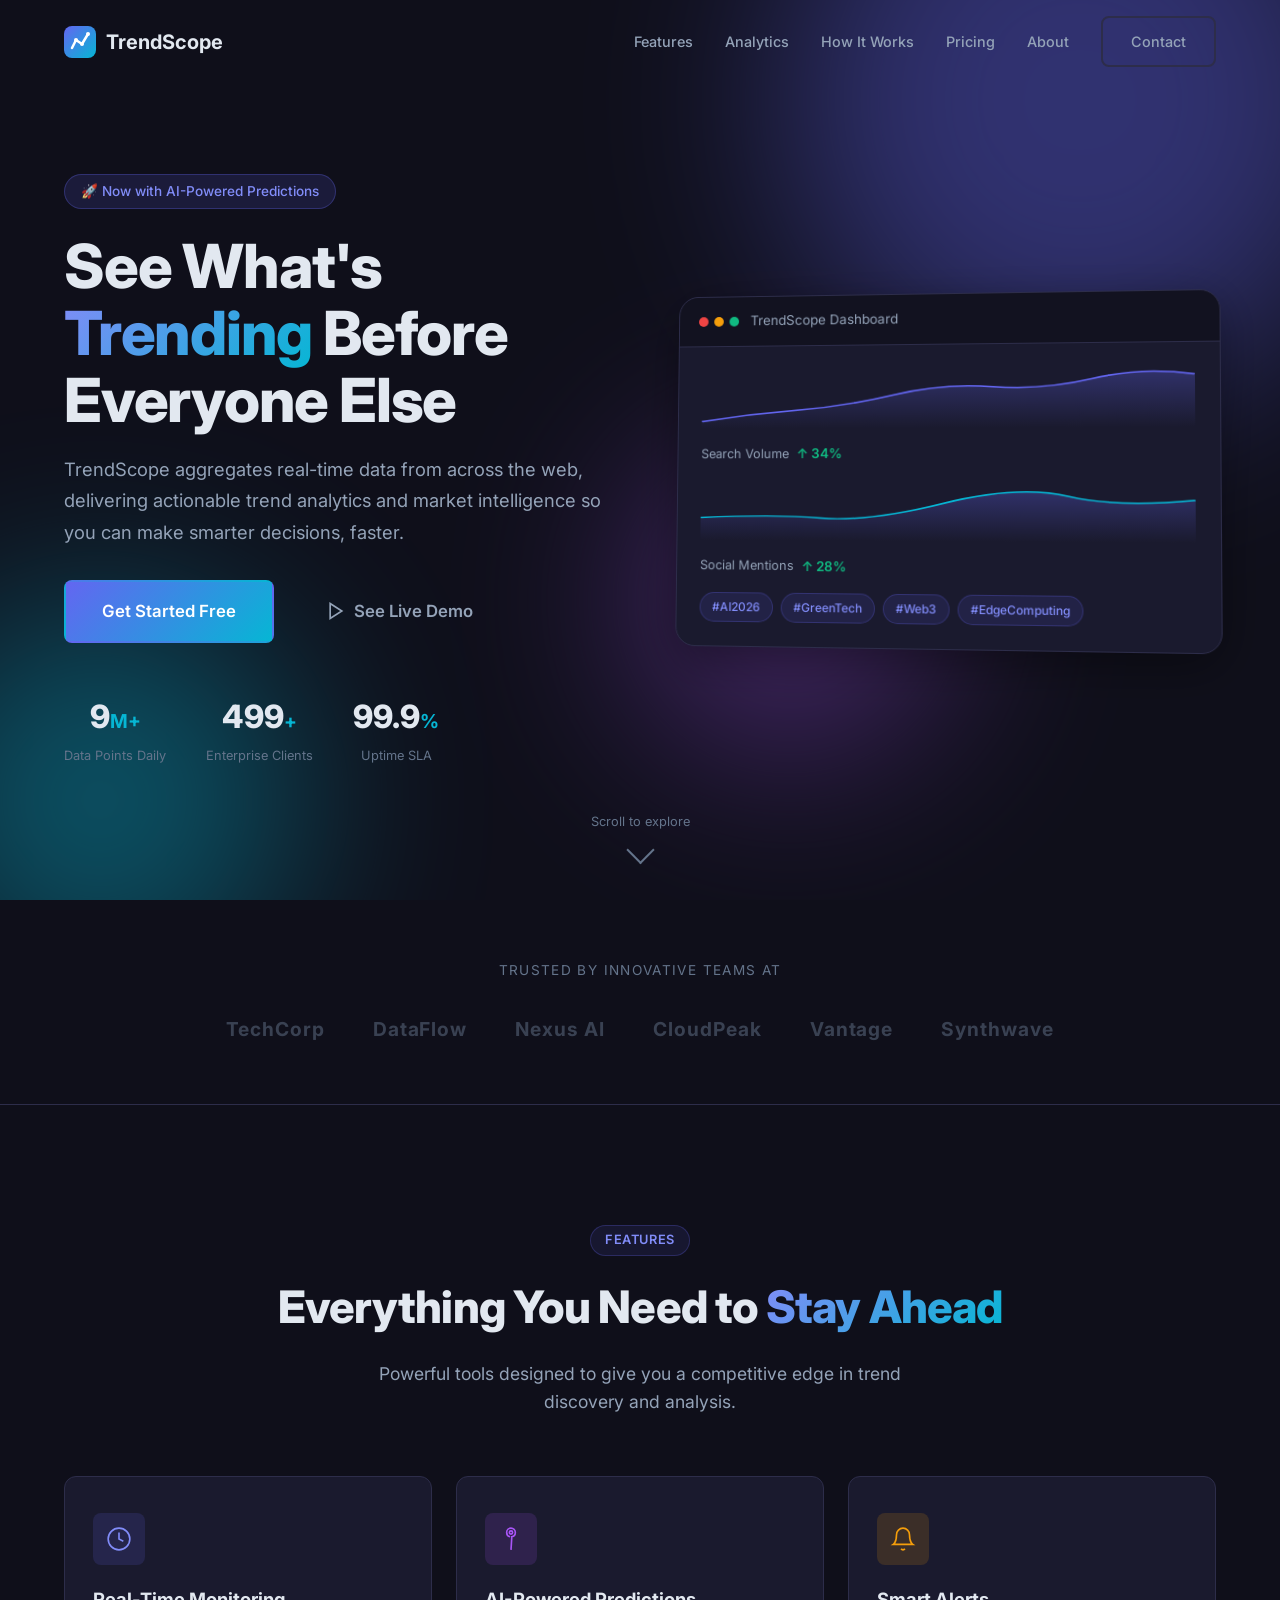
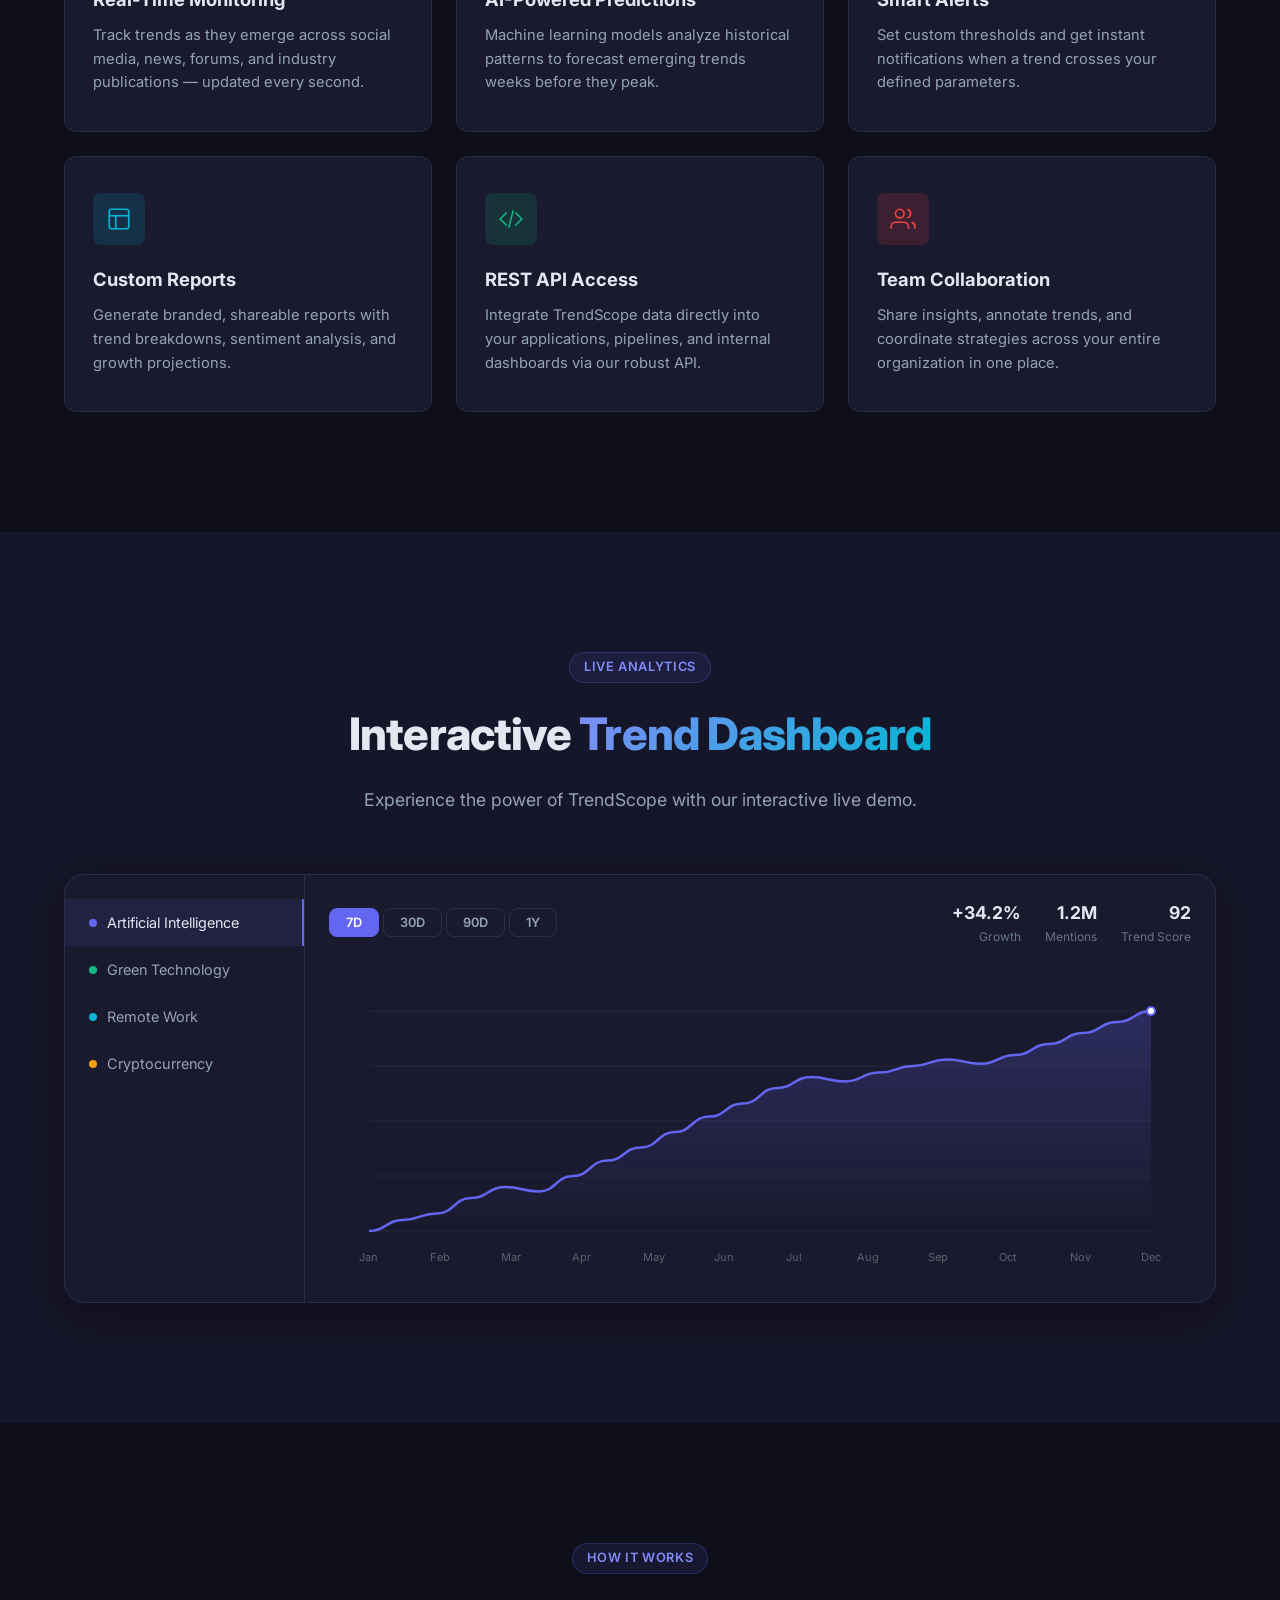
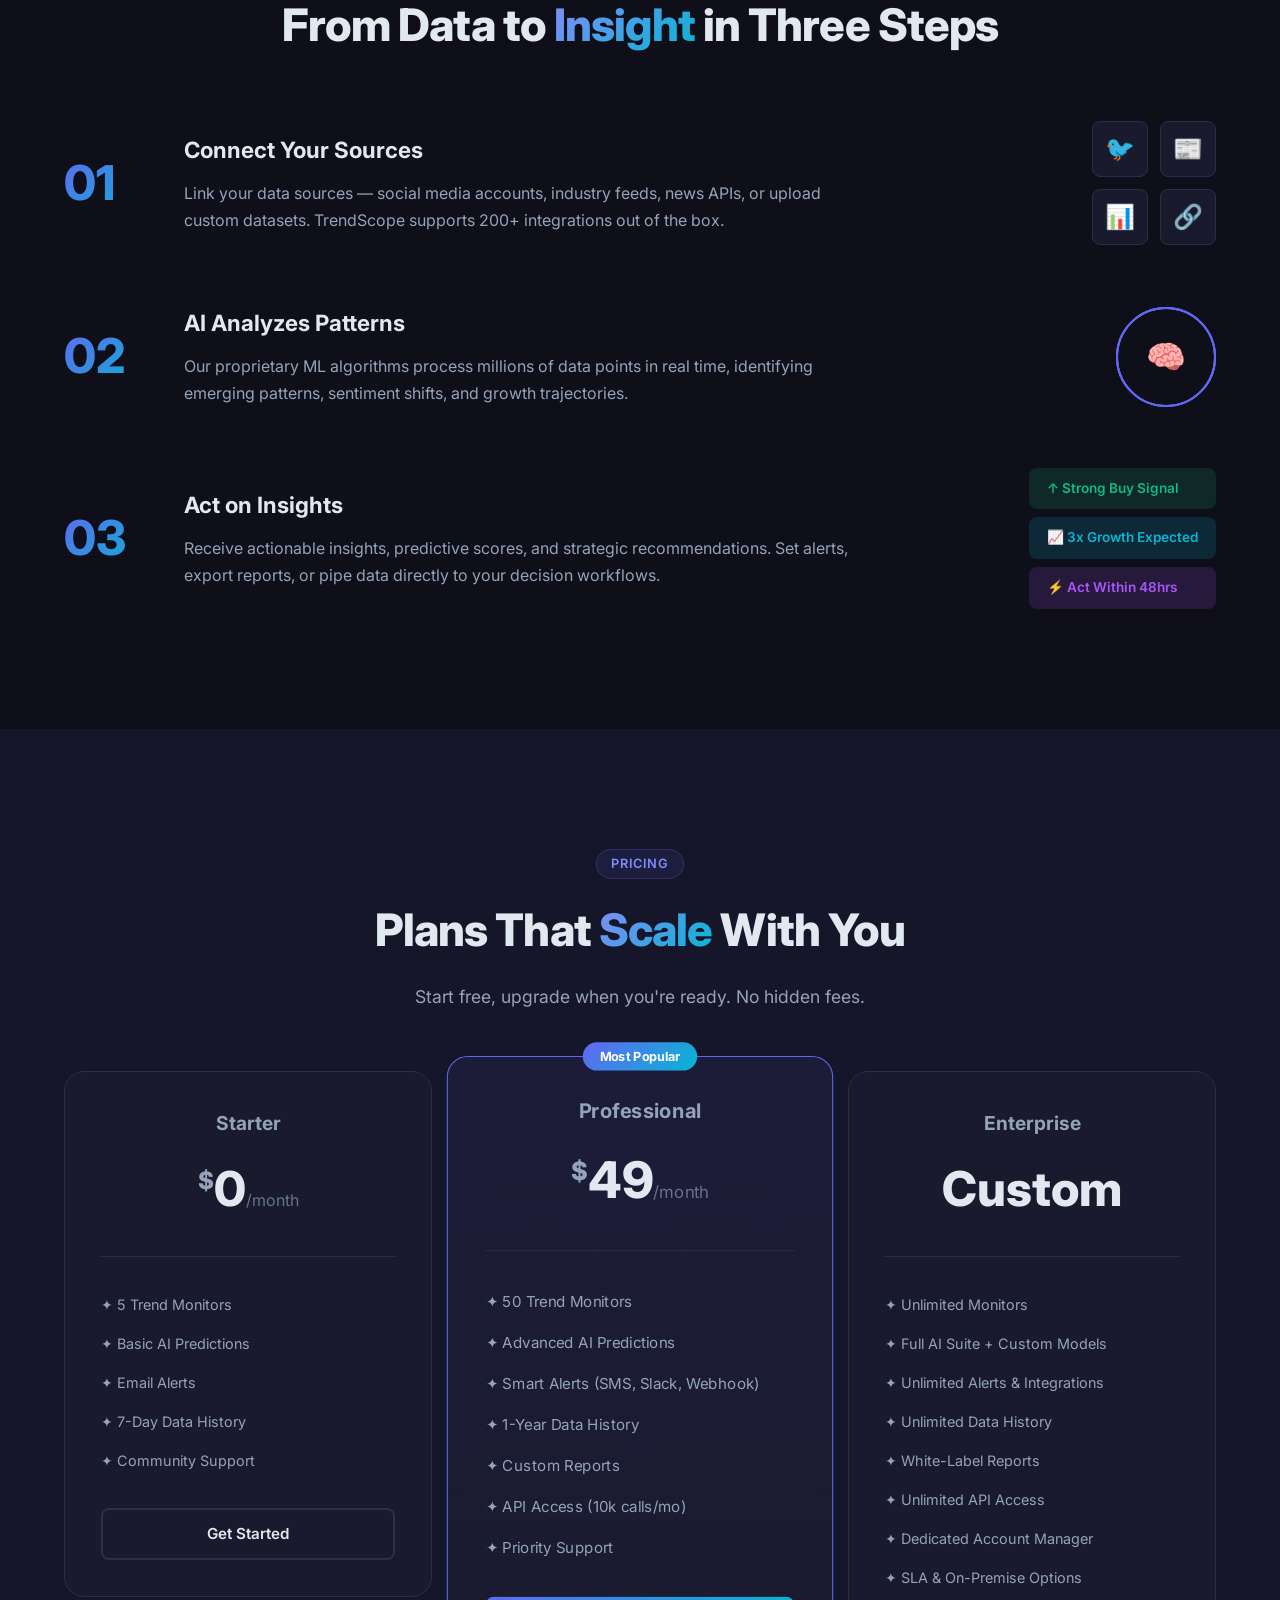
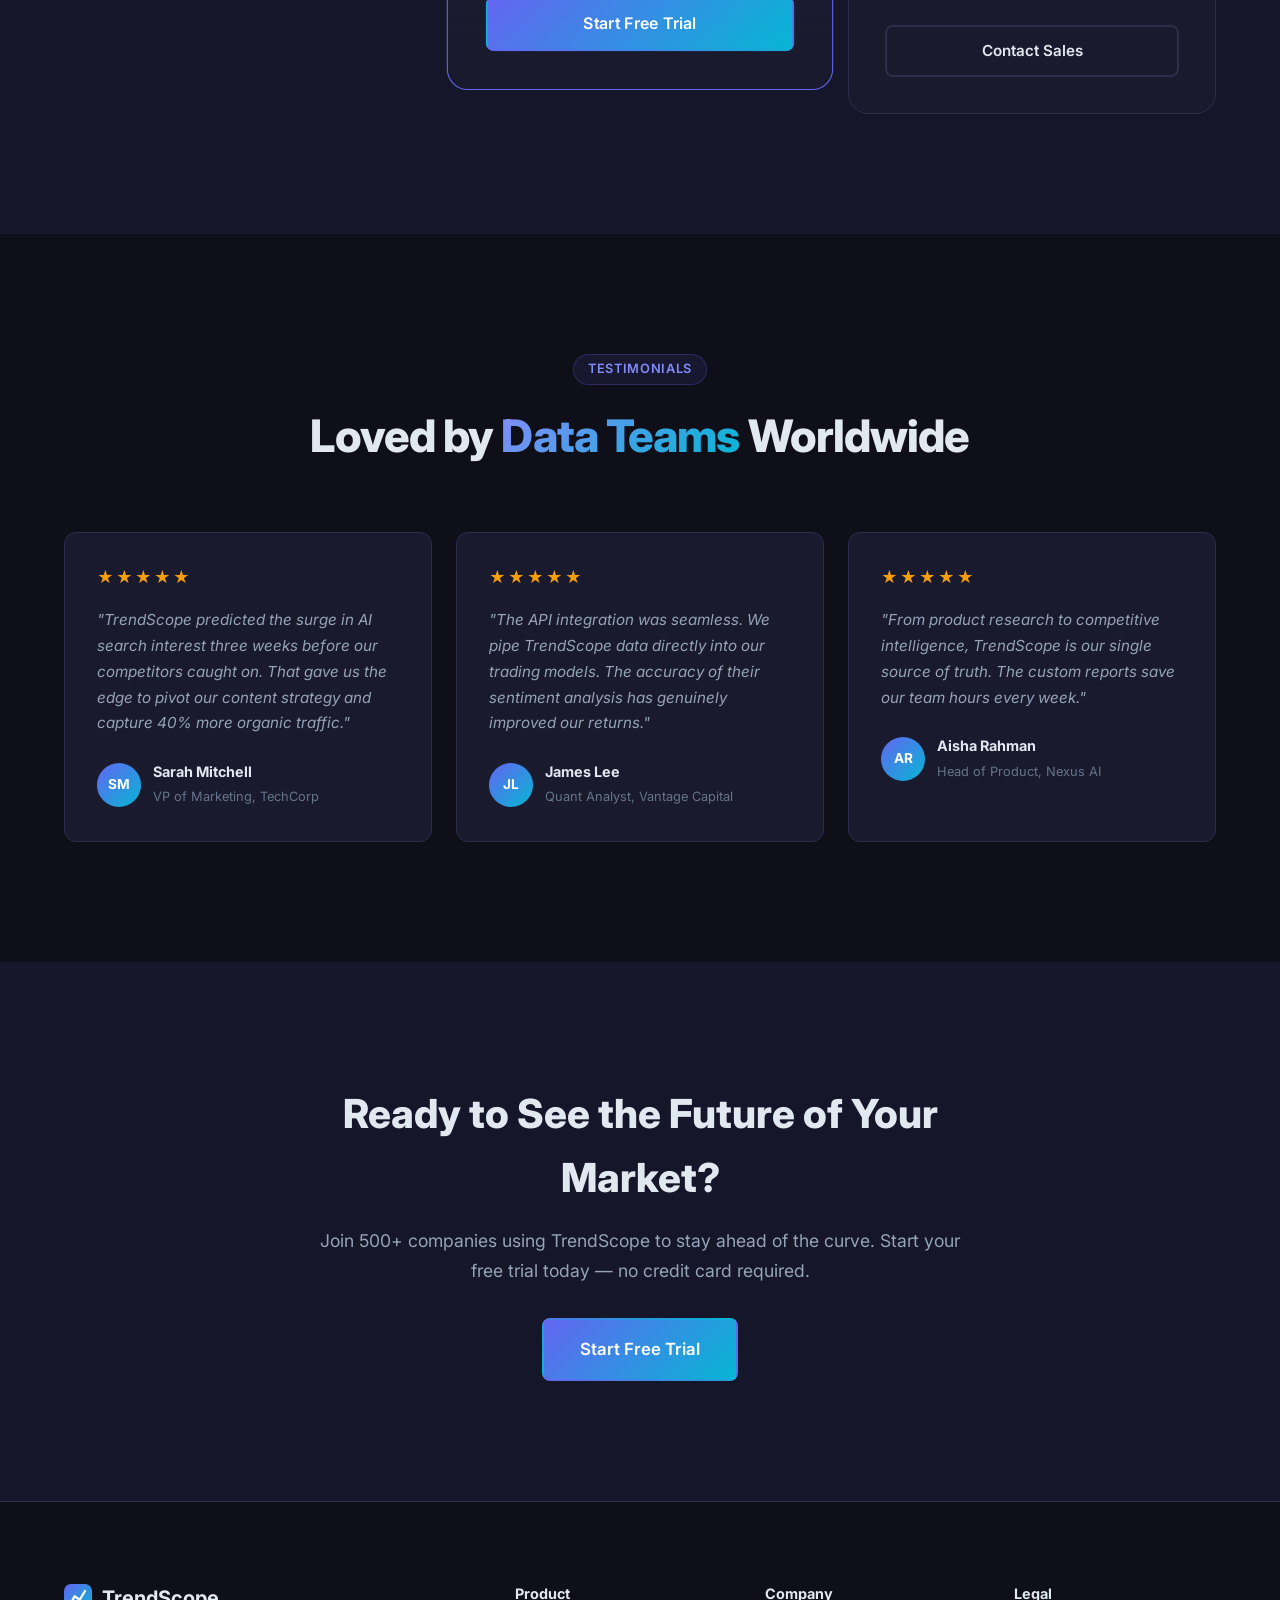
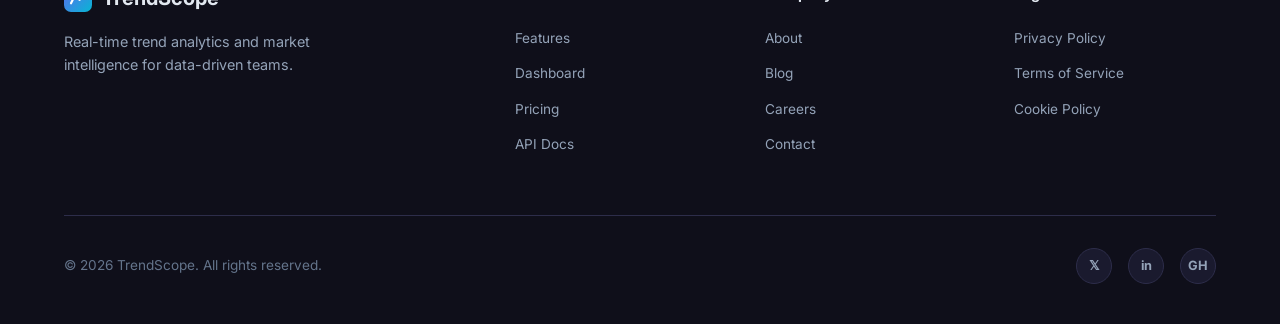
<file: index.html>
<!DOCTYPE html>
<html lang="en">
<head>
  <meta charset="UTF-8">
  <meta name="viewport" content="width=device-width, initial-scale=1.0">
  <title>TrendScope — Real-Time Trend Analytics &amp; Insights</title>
  <meta name="description" content="TrendScope provides real-time trend analytics, market intelligence, and actionable insights for data-driven teams.">
  <link rel="stylesheet" href="css/style.css">
  <link rel="stylesheet" href="css/responsive.css">
  <link href="https://fonts.googleapis.com/css2?family=Inter:wght@300;400;500;600;700;800&display=swap" rel="stylesheet">
  <link rel="icon" type="image/svg+xml" href="assets/images/favicon.svg">
</head>
<body>
  <!-- Navigation -->
  <nav class="navbar" id="navbar">
    <div class="container">
      <a href="index.html" class="logo">
        <svg class="logo-icon" viewBox="0 0 32 32" width="32" height="32">
          <defs>
            <linearGradient id="logoGrad" x1="0%" y1="0%" x2="100%" y2="100%">
              <stop offset="0%" style="stop-color:#6366f1"/>
              <stop offset="100%" style="stop-color:#06b6d4"/>
            </linearGradient>
          </defs>
          <rect rx="8" width="32" height="32" fill="url(#logoGrad)"/>
          <path d="M8 22 L12 14 L18 18 L24 8" stroke="#fff" stroke-width="2.5" fill="none" stroke-linecap="round" stroke-linejoin="round"/>
          <circle cx="12" cy="14" r="2" fill="#fff"/>
          <circle cx="18" cy="18" r="2" fill="#fff"/>
          <circle cx="24" cy="8" r="2" fill="#fff"/>
        </svg>
        <span>TrendScope</span>
      </a>
      <ul class="nav-links" id="navLinks">
        <li><a href="#features">Features</a></li>
        <li><a href="#analytics">Analytics</a></li>
        <li><a href="#how-it-works">How It Works</a></li>
        <li><a href="#pricing">Pricing</a></li>
        <li><a href="pages/about.html">About</a></li>
        <li><a href="pages/contact.html" class="btn btn-outline">Contact</a></li>
      </ul>
      <button class="hamburger" id="hamburger" aria-label="Toggle navigation">
        <span></span><span></span><span></span>
      </button>
    </div>
  </nav>

  <!-- Hero Section -->
  <header class="hero" id="hero">
    <div class="hero-bg">
      <div class="gradient-orb orb-1"></div>
      <div class="gradient-orb orb-2"></div>
      <div class="gradient-orb orb-3"></div>
    </div>
    <div class="container hero-content">
      <div class="hero-text">
        <div class="badge">🚀 Now with AI-Powered Predictions</div>
        <h1>See What's <span class="gradient-text">Trending</span> Before Everyone Else</h1>
        <p class="hero-subtitle">TrendScope aggregates real-time data from across the web, delivering actionable trend analytics and market intelligence so you can make smarter decisions, faster.</p>
        <div class="hero-cta">
          <a href="pages/contact.html" class="btn btn-primary btn-lg">Get Started Free</a>
          <a href="#analytics" class="btn btn-ghost btn-lg">
            <svg width="20" height="20" viewBox="0 0 24 24" fill="none" stroke="currentColor" stroke-width="2"><polygon points="5 3 19 12 5 21 5 3"/></svg>
            See Live Demo
          </a>
        </div>
        <div class="hero-stats">
          <div class="stat">
            <span class="stat-number" data-target="10">0</span><span class="stat-suffix">M+</span>
            <span class="stat-label">Data Points Daily</span>
          </div>
          <div class="stat">
            <span class="stat-number" data-target="500">0</span><span class="stat-suffix">+</span>
            <span class="stat-label">Enterprise Clients</span>
          </div>
          <div class="stat">
            <span class="stat-number" data-target="99.9">0</span><span class="stat-suffix">%</span>
            <span class="stat-label">Uptime SLA</span>
          </div>
        </div>
      </div>
      <div class="hero-visual">
        <div class="dashboard-preview">
          <div class="preview-header">
            <div class="preview-dots"><span></span><span></span><span></span></div>
            <span>TrendScope Dashboard</span>
          </div>
          <div class="preview-body">
            <div class="mini-chart chart-1">
              <svg viewBox="0 0 200 80" preserveAspectRatio="none">
                <defs><linearGradient id="areaGrad" x1="0" y1="0" x2="0" y2="1"><stop offset="0%" stop-color="#6366f1" stop-opacity="0.3"/><stop offset="100%" stop-color="#6366f1" stop-opacity="0"/></linearGradient></defs>
                <path d="M0 70 Q20 60 40 55 T80 35 T120 25 T160 15 T200 10 V80 H0Z" fill="url(#areaGrad)"/>
                <path d="M0 70 Q20 60 40 55 T80 35 T120 25 T160 15 T200 10" fill="none" stroke="#6366f1" stroke-width="2"/>
              </svg>
              <div class="chart-label">Search Volume <span class="trend-up">↑ 34%</span></div>
            </div>
            <div class="mini-chart chart-2">
              <svg viewBox="0 0 200 80" preserveAspectRatio="none">
                <path d="M0 50 Q30 45 50 50 T100 30 T150 20 T200 25 V80 H0Z" fill="url(#areaGrad)"/>
                <path d="M0 50 Q30 45 50 50 T100 30 T150 20 T200 25" fill="none" stroke="#06b6d4" stroke-width="2"/>
              </svg>
              <div class="chart-label">Social Mentions <span class="trend-up">↑ 28%</span></div>
            </div>
            <div class="trend-tags">
              <span class="tag">#AI2026</span>
              <span class="tag">#GreenTech</span>
              <span class="tag">#Web3</span>
              <span class="tag">#EdgeComputing</span>
            </div>
          </div>
        </div>
      </div>
    </div>
    <div class="scroll-indicator">
      <span>Scroll to explore</span>
      <div class="scroll-arrow"></div>
    </div>
  </header>

  <!-- Trusted By / Logos -->
  <section class="trusted-by">
    <div class="container">
      <p class="trusted-label">Trusted by innovative teams at</p>
      <div class="logo-strip">
        <div class="partner-logo">TechCorp</div>
        <div class="partner-logo">DataFlow</div>
        <div class="partner-logo">Nexus AI</div>
        <div class="partner-logo">CloudPeak</div>
        <div class="partner-logo">Vantage</div>
        <div class="partner-logo">Synthwave</div>
      </div>
    </div>
  </section>

  <!-- Features Section -->
  <section class="features" id="features">
    <div class="container">
      <div class="section-header">
        <span class="section-tag">Features</span>
        <h2>Everything You Need to <span class="gradient-text">Stay Ahead</span></h2>
        <p>Powerful tools designed to give you a competitive edge in trend discovery and analysis.</p>
      </div>
      <div class="features-grid">
        <div class="feature-card" data-aos="fade-up">
          <div class="feature-icon icon-realtime">
            <svg viewBox="0 0 24 24" fill="none" stroke="currentColor" stroke-width="1.5"><circle cx="12" cy="12" r="10"/><polyline points="12 6 12 12 16 14"/></svg>
          </div>
          <h3>Real-Time Monitoring</h3>
          <p>Track trends as they emerge across social media, news, forums, and industry publications — updated every second.</p>
        </div>
        <div class="feature-card" data-aos="fade-up" data-aos-delay="100">
          <div class="feature-icon icon-ai">
            <svg viewBox="0 0 24 24" fill="none" stroke="currentColor" stroke-width="1.5"><path d="M12 2a4 4 0 0 1 4 4c0 1.95-1.4 3.58-3.25 3.93L12 22"/><path d="M12 2a4 4 0 0 0-4 4c0 1.95 1.4 3.58 3.25 3.93"/><circle cx="12" cy="6" r="1.5"/></svg>
          </div>
          <h3>AI-Powered Predictions</h3>
          <p>Machine learning models analyze historical patterns to forecast emerging trends weeks before they peak.</p>
        </div>
        <div class="feature-card" data-aos="fade-up" data-aos-delay="200">
          <div class="feature-icon icon-alerts">
            <svg viewBox="0 0 24 24" fill="none" stroke="currentColor" stroke-width="1.5"><path d="M18 8A6 6 0 0 0 6 8c0 7-3 9-3 9h18s-3-2-3-9"/><path d="M13.73 21a2 2 0 0 1-3.46 0"/></svg>
          </div>
          <h3>Smart Alerts</h3>
          <p>Set custom thresholds and get instant notifications when a trend crosses your defined parameters.</p>
        </div>
        <div class="feature-card" data-aos="fade-up" data-aos-delay="300">
          <div class="feature-icon icon-report">
            <svg viewBox="0 0 24 24" fill="none" stroke="currentColor" stroke-width="1.5"><rect x="3" y="3" width="18" height="18" rx="2"/><path d="M3 9h18"/><path d="M9 21V9"/></svg>
          </div>
          <h3>Custom Reports</h3>
          <p>Generate branded, shareable reports with trend breakdowns, sentiment analysis, and growth projections.</p>
        </div>
        <div class="feature-card" data-aos="fade-up" data-aos-delay="400">
          <div class="feature-icon icon-api">
            <svg viewBox="0 0 24 24" fill="none" stroke="currentColor" stroke-width="1.5"><polyline points="16 18 22 12 16 6"/><polyline points="8 6 2 12 8 18"/><line x1="14" y1="4" x2="10" y2="20"/></svg>
          </div>
          <h3>REST API Access</h3>
          <p>Integrate TrendScope data directly into your applications, pipelines, and internal dashboards via our robust API.</p>
        </div>
        <div class="feature-card" data-aos="fade-up" data-aos-delay="500">
          <div class="feature-icon icon-collab">
            <svg viewBox="0 0 24 24" fill="none" stroke="currentColor" stroke-width="1.5"><path d="M17 21v-2a4 4 0 0 0-4-4H5a4 4 0 0 0-4 4v2"/><circle cx="9" cy="7" r="4"/><path d="M23 21v-2a4 4 0 0 0-3-3.87"/><path d="M16 3.13a4 4 0 0 1 0 7.75"/></svg>
          </div>
          <h3>Team Collaboration</h3>
          <p>Share insights, annotate trends, and coordinate strategies across your entire organization in one place.</p>
        </div>
      </div>
    </div>
  </section>

  <!-- Analytics Dashboard Section -->
  <section class="analytics" id="analytics">
    <div class="container">
      <div class="section-header">
        <span class="section-tag">Live Analytics</span>
        <h2>Interactive <span class="gradient-text">Trend Dashboard</span></h2>
        <p>Experience the power of TrendScope with our interactive live demo.</p>
      </div>
      <div class="dashboard-demo">
        <div class="demo-sidebar">
          <div class="sidebar-item active" data-chart="ai">
            <span class="dot dot-purple"></span>
            Artificial Intelligence
          </div>
          <div class="sidebar-item" data-chart="green">
            <span class="dot dot-green"></span>
            Green Technology
          </div>
          <div class="sidebar-item" data-chart="remote">
            <span class="dot dot-blue"></span>
            Remote Work
          </div>
          <div class="sidebar-item" data-chart="crypto">
            <span class="dot dot-orange"></span>
            Cryptocurrency
          </div>
        </div>
        <div class="demo-main">
          <div class="demo-header">
            <div class="demo-tabs">
              <button class="tab active">7D</button>
              <button class="tab">30D</button>
              <button class="tab">90D</button>
              <button class="tab">1Y</button>
            </div>
            <div class="demo-metrics">
              <div class="metric">
                <span class="metric-value">+34.2%</span>
                <span class="metric-label">Growth</span>
              </div>
              <div class="metric">
                <span class="metric-value">1.2M</span>
                <span class="metric-label">Mentions</span>
              </div>
              <div class="metric">
                <span class="metric-value">92</span>
                <span class="metric-label">Trend Score</span>
              </div>
            </div>
          </div>
          <div class="demo-chart" id="trendChart">
            <canvas id="chartCanvas" width="800" height="300"></canvas>
          </div>
        </div>
      </div>
    </div>
  </section>

  <!-- How It Works -->
  <section class="how-it-works" id="how-it-works">
    <div class="container">
      <div class="section-header">
        <span class="section-tag">How It Works</span>
        <h2>From Data to <span class="gradient-text">Insight</span> in Three Steps</h2>
      </div>
      <div class="steps">
        <div class="step">
          <div class="step-number">01</div>
          <div class="step-content">
            <h3>Connect Your Sources</h3>
            <p>Link your data sources — social media accounts, industry feeds, news APIs, or upload custom datasets. TrendScope supports 200+ integrations out of the box.</p>
          </div>
          <div class="step-visual">
            <div class="source-icons">
              <div class="source-icon">🐦</div>
              <div class="source-icon">📰</div>
              <div class="source-icon">📊</div>
              <div class="source-icon">🔗</div>
            </div>
          </div>
        </div>
        <div class="step">
          <div class="step-number">02</div>
          <div class="step-content">
            <h3>AI Analyzes Patterns</h3>
            <p>Our proprietary ML algorithms process millions of data points in real time, identifying emerging patterns, sentiment shifts, and growth trajectories.</p>
          </div>
          <div class="step-visual">
            <div class="processing-animation">
              <div class="pulse-ring"></div>
              <div class="pulse-ring delay-1"></div>
              <div class="pulse-ring delay-2"></div>
              <div class="brain-icon">🧠</div>
            </div>
          </div>
        </div>
        <div class="step">
          <div class="step-number">03</div>
          <div class="step-content">
            <h3>Act on Insights</h3>
            <p>Receive actionable insights, predictive scores, and strategic recommendations. Set alerts, export reports, or pipe data directly to your decision workflows.</p>
          </div>
          <div class="step-visual">
            <div class="insight-cards">
              <div class="insight-card green">↑ Strong Buy Signal</div>
              <div class="insight-card blue">📈 3x Growth Expected</div>
              <div class="insight-card purple">⚡ Act Within 48hrs</div>
            </div>
          </div>
        </div>
      </div>
    </div>
  </section>

  <!-- Pricing -->
  <section class="pricing" id="pricing">
    <div class="container">
      <div class="section-header">
        <span class="section-tag">Pricing</span>
        <h2>Plans That <span class="gradient-text">Scale</span> With You</h2>
        <p>Start free, upgrade when you're ready. No hidden fees.</p>
      </div>
      <div class="pricing-grid">
        <div class="pricing-card">
          <div class="pricing-header">
            <h3>Starter</h3>
            <div class="price"><span class="currency">$</span>0<span class="period">/month</span></div>
          </div>
          <ul class="pricing-features">
            <li>✦ 5 Trend Monitors</li>
            <li>✦ Basic AI Predictions</li>
            <li>✦ Email Alerts</li>
            <li>✦ 7-Day Data History</li>
            <li>✦ Community Support</li>
          </ul>
          <a href="pages/contact.html" class="btn btn-outline btn-block">Get Started</a>
        </div>
        <div class="pricing-card featured">
          <div class="pricing-badge">Most Popular</div>
          <div class="pricing-header">
            <h3>Professional</h3>
            <div class="price"><span class="currency">$</span>49<span class="period">/month</span></div>
          </div>
          <ul class="pricing-features">
            <li>✦ 50 Trend Monitors</li>
            <li>✦ Advanced AI Predictions</li>
            <li>✦ Smart Alerts (SMS, Slack, Webhook)</li>
            <li>✦ 1-Year Data History</li>
            <li>✦ Custom Reports</li>
            <li>✦ API Access (10k calls/mo)</li>
            <li>✦ Priority Support</li>
          </ul>
          <a href="pages/contact.html" class="btn btn-primary btn-block">Start Free Trial</a>
        </div>
        <div class="pricing-card">
          <div class="pricing-header">
            <h3>Enterprise</h3>
            <div class="price">Custom</div>
          </div>
          <ul class="pricing-features">
            <li>✦ Unlimited Monitors</li>
            <li>✦ Full AI Suite + Custom Models</li>
            <li>✦ Unlimited Alerts &amp; Integrations</li>
            <li>✦ Unlimited Data History</li>
            <li>✦ White-Label Reports</li>
            <li>✦ Unlimited API Access</li>
            <li>✦ Dedicated Account Manager</li>
            <li>✦ SLA &amp; On-Premise Options</li>
          </ul>
          <a href="pages/contact.html" class="btn btn-outline btn-block">Contact Sales</a>
        </div>
      </div>
    </div>
  </section>

  <!-- Testimonials -->
  <section class="testimonials">
    <div class="container">
      <div class="section-header">
        <span class="section-tag">Testimonials</span>
        <h2>Loved by <span class="gradient-text">Data Teams</span> Worldwide</h2>
      </div>
      <div class="testimonial-grid">
        <div class="testimonial-card">
          <div class="stars">★★★★★</div>
          <p>"TrendScope predicted the surge in AI search interest three weeks before our competitors caught on. That gave us the edge to pivot our content strategy and capture 40% more organic traffic."</p>
          <div class="testimonial-author">
            <div class="avatar">SM</div>
            <div>
              <strong>Sarah Mitchell</strong>
              <span>VP of Marketing, TechCorp</span>
            </div>
          </div>
        </div>
        <div class="testimonial-card">
          <div class="stars">★★★★★</div>
          <p>"The API integration was seamless. We pipe TrendScope data directly into our trading models. The accuracy of their sentiment analysis has genuinely improved our returns."</p>
          <div class="testimonial-author">
            <div class="avatar">JL</div>
            <div>
              <strong>James Lee</strong>
              <span>Quant Analyst, Vantage Capital</span>
            </div>
          </div>
        </div>
        <div class="testimonial-card">
          <div class="stars">★★★★★</div>
          <p>"From product research to competitive intelligence, TrendScope is our single source of truth. The custom reports save our team hours every week."</p>
          <div class="testimonial-author">
            <div class="avatar">AR</div>
            <div>
              <strong>Aisha Rahman</strong>
              <span>Head of Product, Nexus AI</span>
            </div>
          </div>
        </div>
      </div>
    </div>
  </section>

  <!-- CTA Section -->
  <section class="cta-section">
    <div class="container">
      <div class="cta-content">
        <h2>Ready to See the Future of Your Market?</h2>
        <p>Join 500+ companies using TrendScope to stay ahead of the curve. Start your free trial today — no credit card required.</p>
        <a href="pages/contact.html" class="btn btn-primary btn-lg">Start Free Trial</a>
      </div>
    </div>
  </section>

  <!-- Footer -->
  <footer class="footer">
    <div class="container">
      <div class="footer-grid">
        <div class="footer-brand">
          <a href="index.html" class="logo">
            <svg class="logo-icon" viewBox="0 0 32 32" width="28" height="28">
              <rect rx="8" width="32" height="32" fill="url(#logoGrad)"/>
              <path d="M8 22 L12 14 L18 18 L24 8" stroke="#fff" stroke-width="2.5" fill="none" stroke-linecap="round" stroke-linejoin="round"/>
            </svg>
            <span>TrendScope</span>
          </a>
          <p>Real-time trend analytics and market intelligence for data-driven teams.</p>
        </div>
        <div class="footer-links">
          <h4>Product</h4>
          <ul>
            <li><a href="#features">Features</a></li>
            <li><a href="#analytics">Dashboard</a></li>
            <li><a href="#pricing">Pricing</a></li>
            <li><a href="#">API Docs</a></li>
          </ul>
        </div>
        <div class="footer-links">
          <h4>Company</h4>
          <ul>
            <li><a href="pages/about.html">About</a></li>
            <li><a href="#">Blog</a></li>
            <li><a href="#">Careers</a></li>
            <li><a href="pages/contact.html">Contact</a></li>
          </ul>
        </div>
        <div class="footer-links">
          <h4>Legal</h4>
          <ul>
            <li><a href="#">Privacy Policy</a></li>
            <li><a href="#">Terms of Service</a></li>
            <li><a href="#">Cookie Policy</a></li>
          </ul>
        </div>
      </div>
      <div class="footer-bottom">
        <p>&copy; 2026 TrendScope. All rights reserved.</p>
        <div class="social-links">
          <a href="#" aria-label="Twitter">𝕏</a>
          <a href="#" aria-label="LinkedIn">in</a>
          <a href="#" aria-label="GitHub">GH</a>
        </div>
      </div>
    </div>
  </footer>

  <script src="js/main.js"></script>
</body>
</html>
</file>
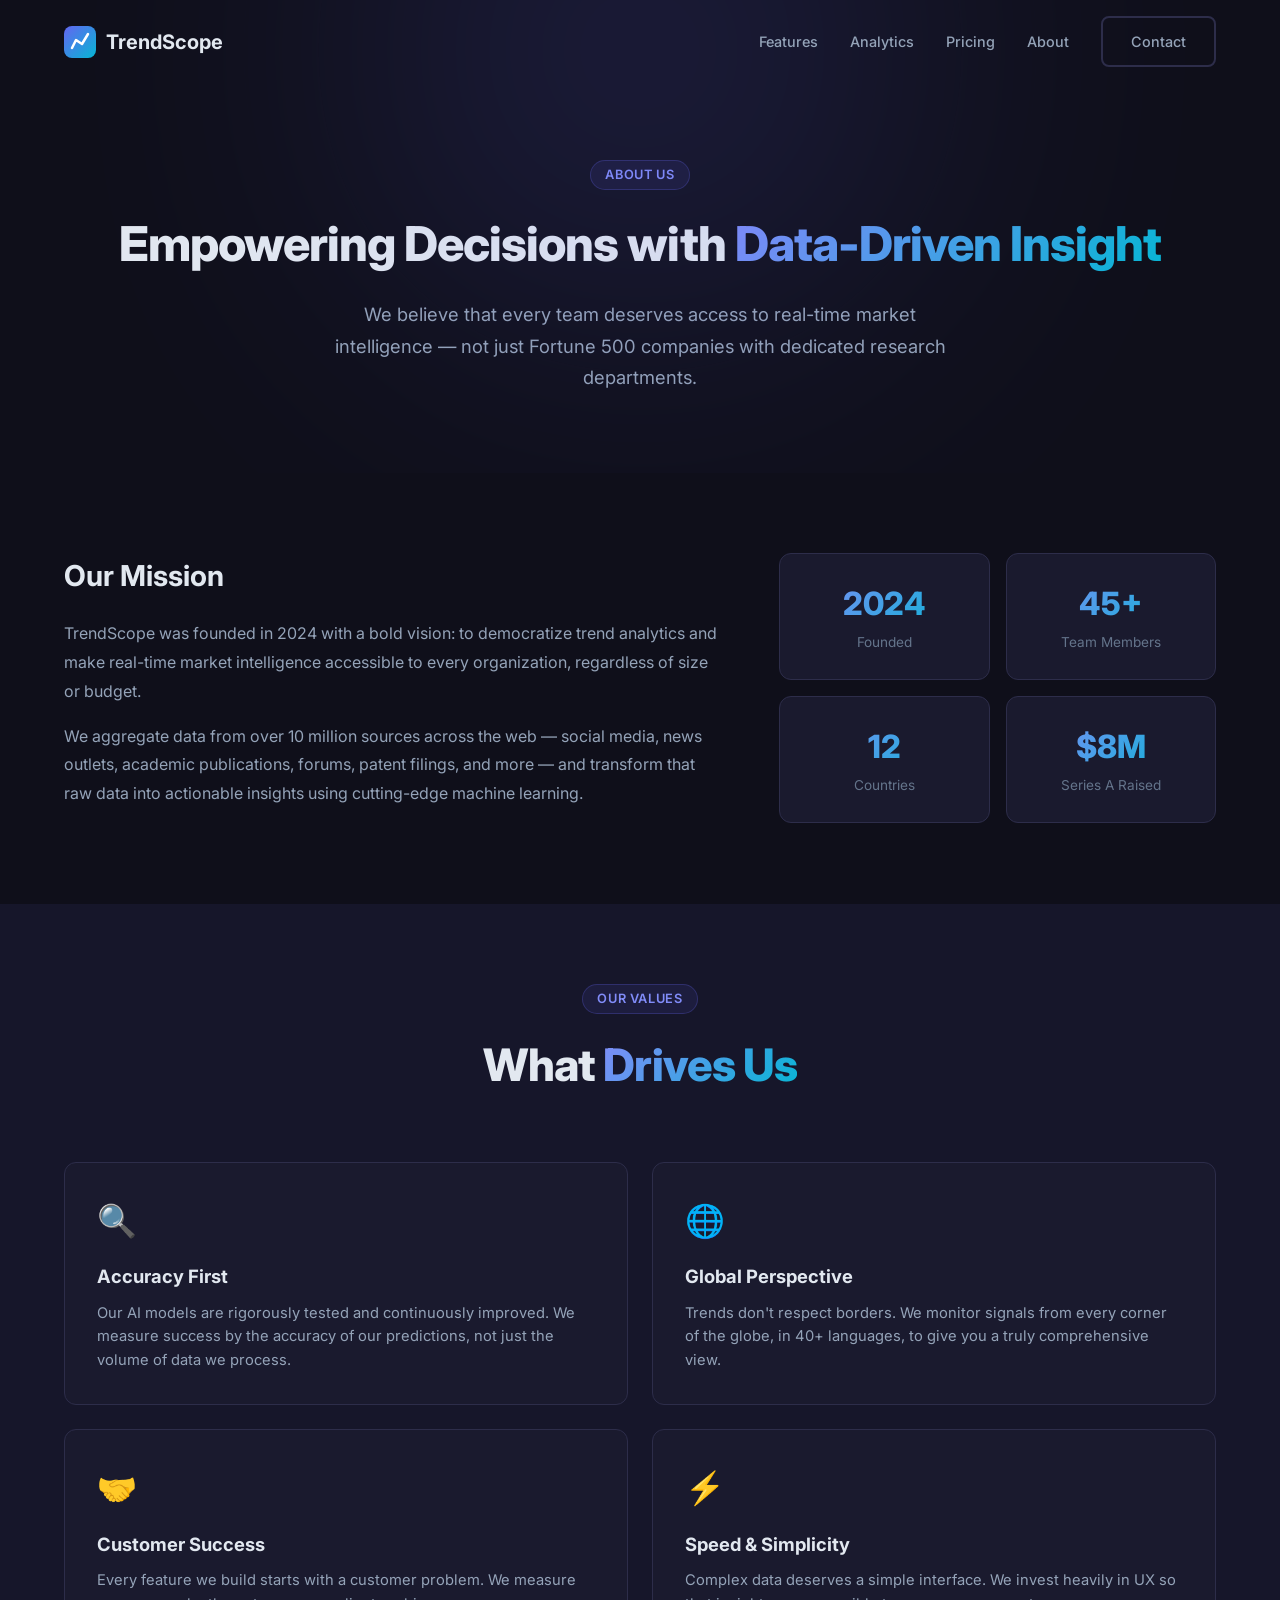
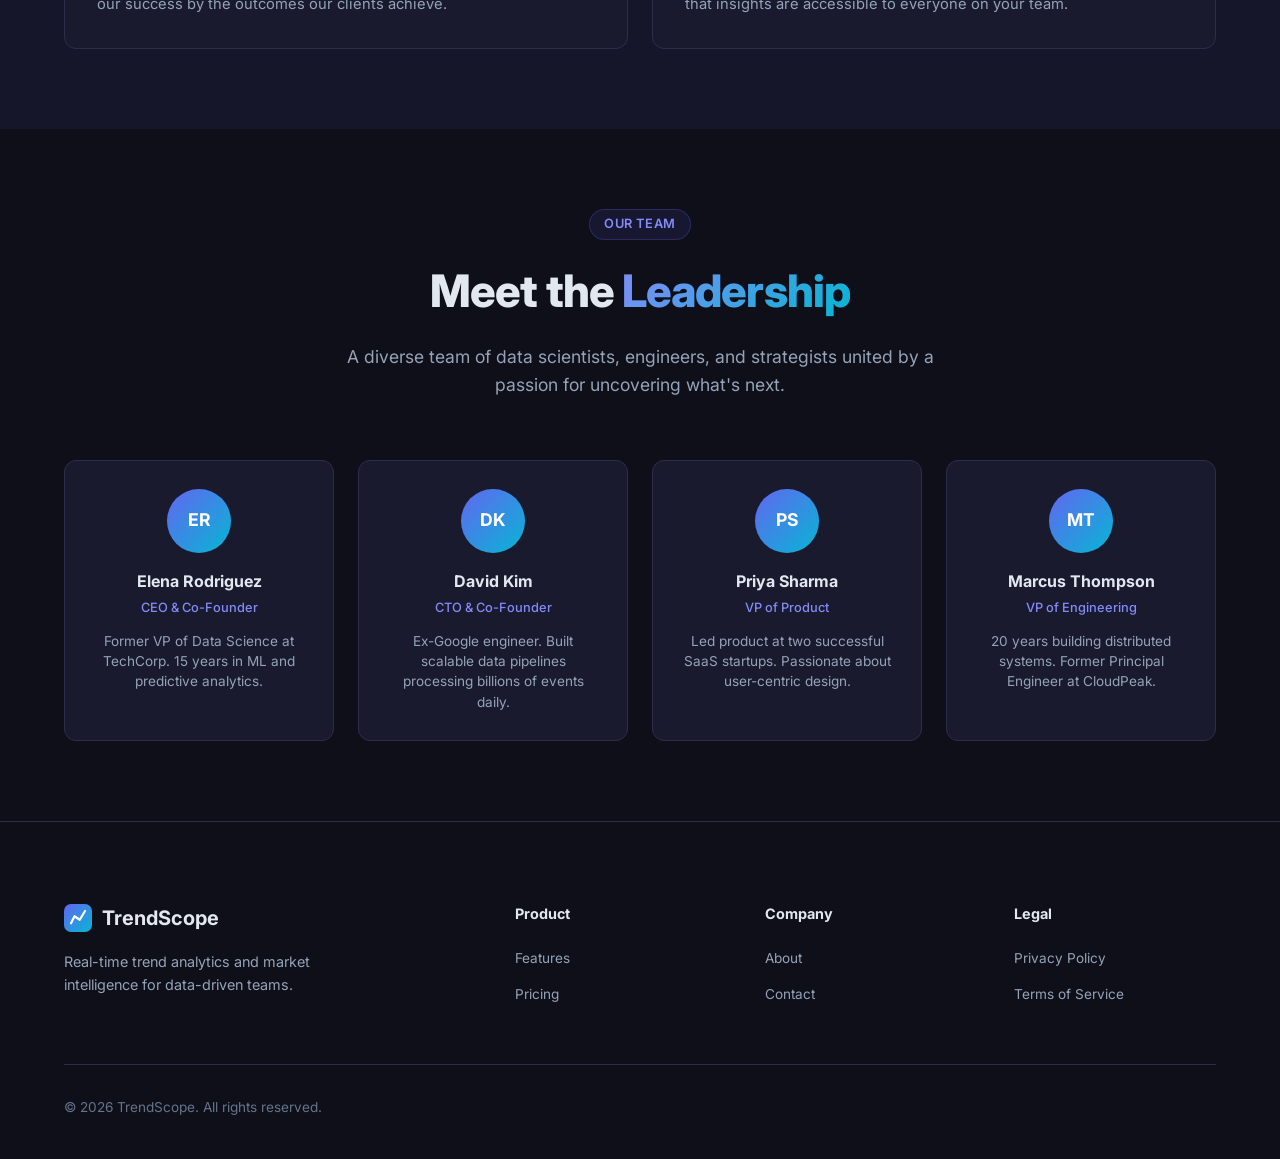
<file: pages/about.html>
<!DOCTYPE html>
<html lang="en">
<head>
  <meta charset="UTF-8">
  <meta name="viewport" content="width=device-width, initial-scale=1.0">
  <title>About — TrendScope</title>
  <meta name="description" content="Learn about TrendScope's mission to democratize trend analytics and market intelligence.">
  <link rel="stylesheet" href="../css/style.css">
  <link rel="stylesheet" href="../css/responsive.css">
  <link href="https://fonts.googleapis.com/css2?family=Inter:wght@300;400;500;600;700;800&display=swap" rel="stylesheet">
  <link rel="icon" type="image/svg+xml" href="../assets/images/favicon.svg">
</head>
<body>
  <nav class="navbar" id="navbar">
    <div class="container">
      <a href="../index.html" class="logo">
        <svg class="logo-icon" viewBox="0 0 32 32" width="32" height="32"><defs><linearGradient id="lg" x1="0%" y1="0%" x2="100%" y2="100%"><stop offset="0%" style="stop-color:#6366f1"/><stop offset="100%" style="stop-color:#06b6d4"/></linearGradient></defs><rect rx="8" width="32" height="32" fill="url(#lg)"/><path d="M8 22 L12 14 L18 18 L24 8" stroke="#fff" stroke-width="2.5" fill="none" stroke-linecap="round" stroke-linejoin="round"/></svg>
        <span>TrendScope</span>
      </a>
      <ul class="nav-links" id="navLinks">
        <li><a href="../index.html#features">Features</a></li>
        <li><a href="../index.html#analytics">Analytics</a></li>
        <li><a href="../index.html#pricing">Pricing</a></li>
        <li><a href="about.html">About</a></li>
        <li><a href="contact.html" class="btn btn-outline">Contact</a></li>
      </ul>
      <button class="hamburger" id="hamburger" aria-label="Toggle navigation"><span></span><span></span><span></span></button>
    </div>
  </nav>

  <section class="page-hero">
    <div class="container">
      <span class="section-tag">About Us</span>
      <h1>Empowering Decisions with <span class="gradient-text">Data-Driven Insight</span></h1>
      <p class="page-hero-subtitle">We believe that every team deserves access to real-time market intelligence — not just Fortune 500 companies with dedicated research departments.</p>
    </div>
  </section>

  <section class="about-section">
    <div class="container">
      <div class="about-grid">
        <div class="about-content">
          <h2>Our Mission</h2>
          <p>TrendScope was founded in 2024 with a bold vision: to democratize trend analytics and make real-time market intelligence accessible to every organization, regardless of size or budget.</p>
          <p>We aggregate data from over 10 million sources across the web — social media, news outlets, academic publications, forums, patent filings, and more — and transform that raw data into actionable insights using cutting-edge machine learning.</p>
        </div>
        <div class="about-stats">
          <div class="about-stat"><span class="about-stat-number">2024</span><span class="about-stat-label">Founded</span></div>
          <div class="about-stat"><span class="about-stat-number">45+</span><span class="about-stat-label">Team Members</span></div>
          <div class="about-stat"><span class="about-stat-number">12</span><span class="about-stat-label">Countries</span></div>
          <div class="about-stat"><span class="about-stat-number">$8M</span><span class="about-stat-label">Series A Raised</span></div>
        </div>
      </div>
    </div>
  </section>

  <section class="values-section">
    <div class="container">
      <div class="section-header">
        <span class="section-tag">Our Values</span>
        <h2>What <span class="gradient-text">Drives Us</span></h2>
      </div>
      <div class="values-grid">
        <div class="value-card"><div class="value-icon">&#128269;</div><h3>Accuracy First</h3><p>Our AI models are rigorously tested and continuously improved. We measure success by the accuracy of our predictions, not just the volume of data we process.</p></div>
        <div class="value-card"><div class="value-icon">&#127760;</div><h3>Global Perspective</h3><p>Trends don't respect borders. We monitor signals from every corner of the globe, in 40+ languages, to give you a truly comprehensive view.</p></div>
        <div class="value-card"><div class="value-icon">&#129309;</div><h3>Customer Success</h3><p>Every feature we build starts with a customer problem. We measure our success by the outcomes our clients achieve.</p></div>
        <div class="value-card"><div class="value-icon">&#9889;</div><h3>Speed &amp; Simplicity</h3><p>Complex data deserves a simple interface. We invest heavily in UX so that insights are accessible to everyone on your team.</p></div>
      </div>
    </div>
  </section>

  <section class="team-section">
    <div class="container">
      <div class="section-header">
        <span class="section-tag">Our Team</span>
        <h2>Meet the <span class="gradient-text">Leadership</span></h2>
        <p>A diverse team of data scientists, engineers, and strategists united by a passion for uncovering what's next.</p>
      </div>
      <div class="team-grid">
        <div class="team-card"><div class="team-avatar">ER</div><h3>Elena Rodriguez</h3><span class="team-role">CEO &amp; Co-Founder</span><p>Former VP of Data Science at TechCorp. 15 years in ML and predictive analytics.</p></div>
        <div class="team-card"><div class="team-avatar">DK</div><h3>David Kim</h3><span class="team-role">CTO &amp; Co-Founder</span><p>Ex-Google engineer. Built scalable data pipelines processing billions of events daily.</p></div>
        <div class="team-card"><div class="team-avatar">PS</div><h3>Priya Sharma</h3><span class="team-role">VP of Product</span><p>Led product at two successful SaaS startups. Passionate about user-centric design.</p></div>
        <div class="team-card"><div class="team-avatar">MT</div><h3>Marcus Thompson</h3><span class="team-role">VP of Engineering</span><p>20 years building distributed systems. Former Principal Engineer at CloudPeak.</p></div>
      </div>
    </div>
  </section>

  <footer class="footer">
    <div class="container">
      <div class="footer-grid">
        <div class="footer-brand"><a href="../index.html" class="logo"><svg class="logo-icon" viewBox="0 0 32 32" width="28" height="28"><defs><linearGradient id="lg2" x1="0%" y1="0%" x2="100%" y2="100%"><stop offset="0%" style="stop-color:#6366f1"/><stop offset="100%" style="stop-color:#06b6d4"/></linearGradient></defs><rect rx="8" width="32" height="32" fill="url(#lg2)"/><path d="M8 22 L12 14 L18 18 L24 8" stroke="#fff" stroke-width="2.5" fill="none" stroke-linecap="round" stroke-linejoin="round"/></svg><span>TrendScope</span></a><p>Real-time trend analytics and market intelligence for data-driven teams.</p></div>
        <div class="footer-links"><h4>Product</h4><ul><li><a href="../index.html#features">Features</a></li><li><a href="../index.html#pricing">Pricing</a></li></ul></div>
        <div class="footer-links"><h4>Company</h4><ul><li><a href="about.html">About</a></li><li><a href="contact.html">Contact</a></li></ul></div>
        <div class="footer-links"><h4>Legal</h4><ul><li><a href="#">Privacy Policy</a></li><li><a href="#">Terms of Service</a></li></ul></div>
      </div>
      <div class="footer-bottom"><p>&copy; 2026 TrendScope. All rights reserved.</p></div>
    </div>
  </footer>
  <script src="../js/main.js"></script>
</body>
</html>
</file>
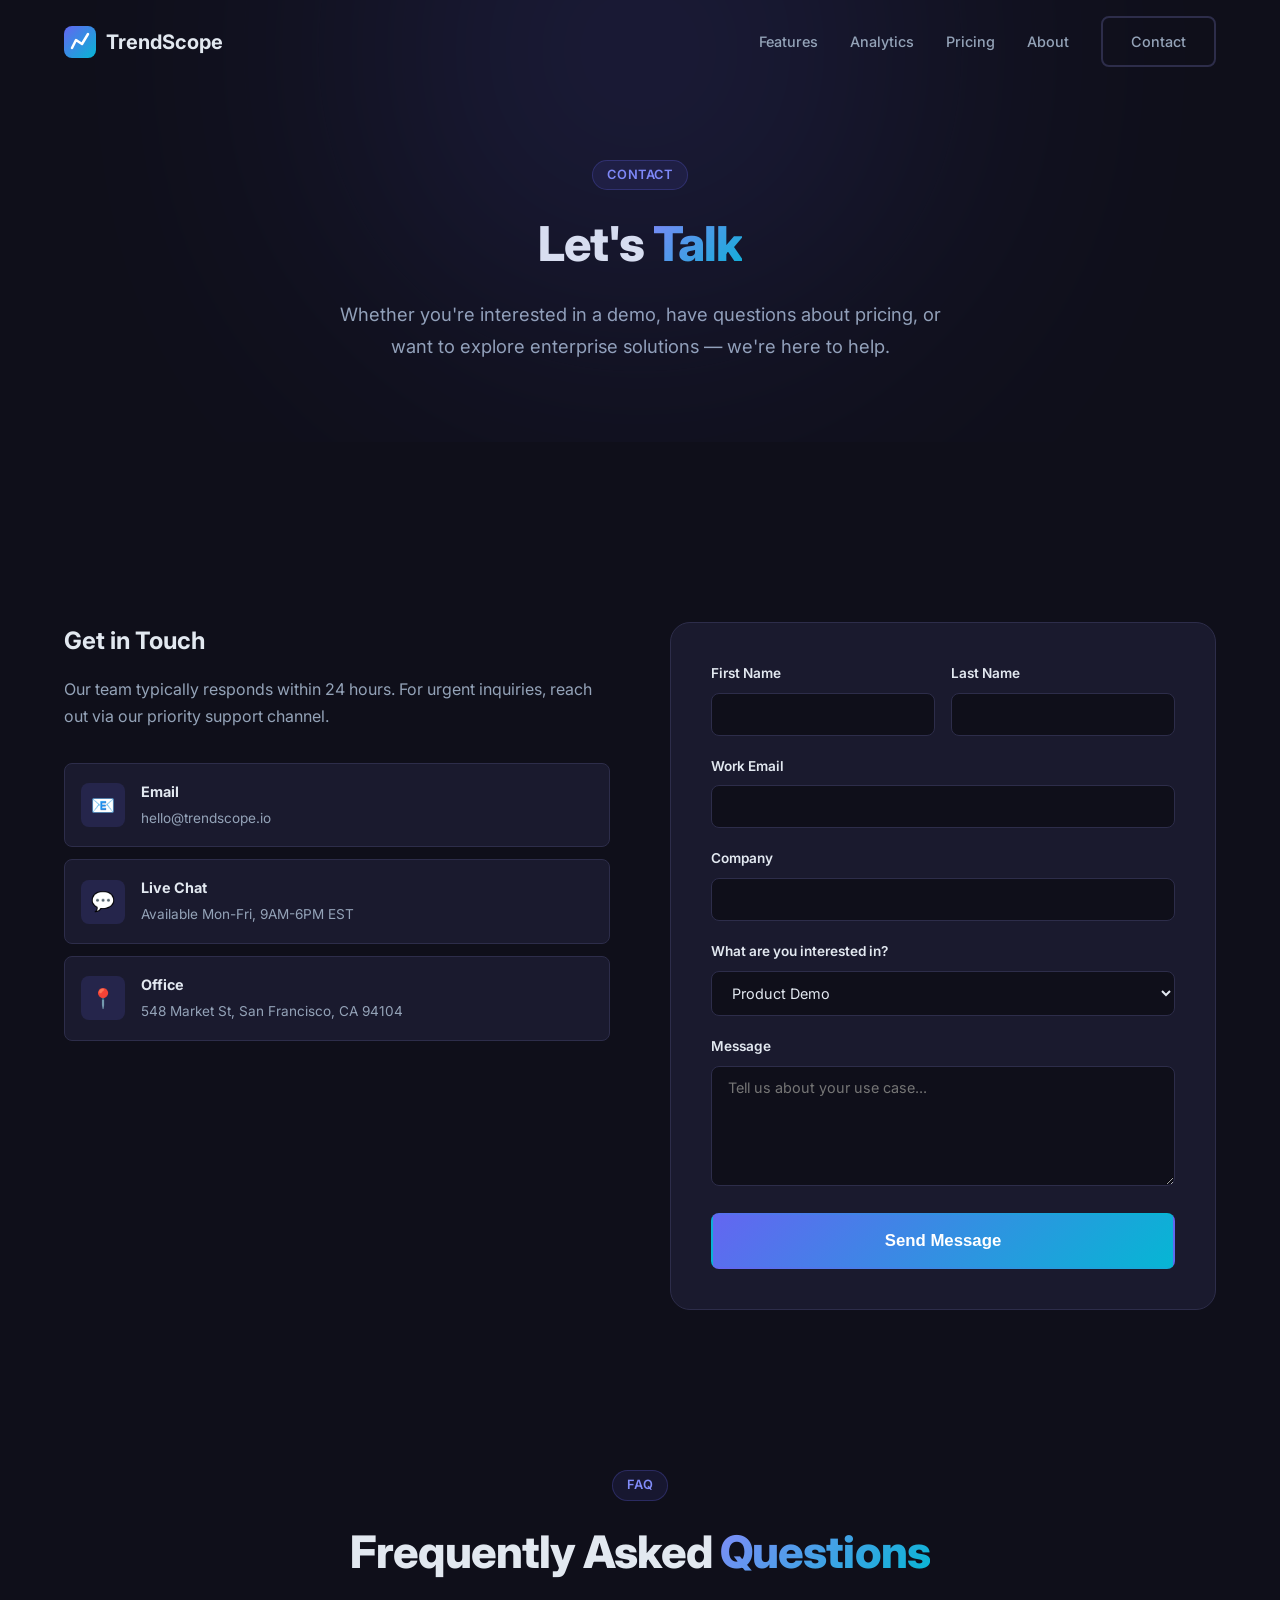
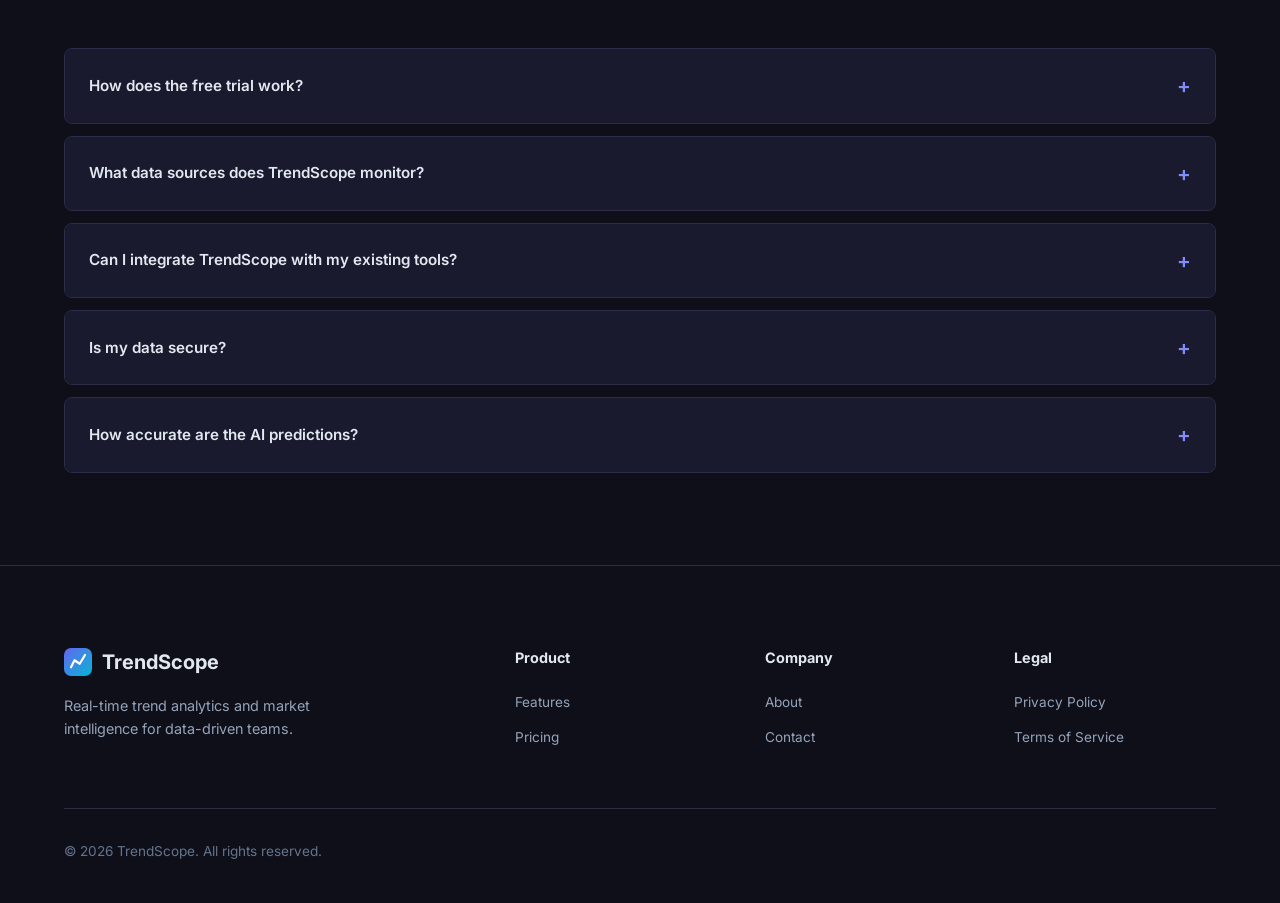
<file: pages/contact.html>
<!DOCTYPE html>
<html lang="en">
<head>
  <meta charset="UTF-8">
  <meta name="viewport" content="width=device-width, initial-scale=1.0">
  <title>Contact — TrendScope</title>
  <meta name="description" content="Get in touch with the TrendScope team. Request a demo, ask about pricing, or get support.">
  <link rel="stylesheet" href="../css/style.css">
  <link rel="stylesheet" href="../css/responsive.css">
  <link href="https://fonts.googleapis.com/css2?family=Inter:wght@300;400;500;600;700;800&display=swap" rel="stylesheet">
  <link rel="icon" type="image/svg+xml" href="../assets/images/favicon.svg">
  <style>
    .contact-page { padding: 120px 0 80px; }
    .contact-grid { display: grid; grid-template-columns: 1fr 1fr; gap: 60px; margin-top: 60px; }
    .contact-info h3 { font-size: 1.5rem; font-weight: 700; margin-bottom: 16px; }
    .contact-info p { color: var(--text-muted); line-height: 1.7; margin-bottom: 32px; }
    .contact-method { display: flex; align-items: center; gap: 16px; padding: 16px; background: var(--bg-card); border: 1px solid var(--border); border-radius: var(--radius-sm); margin-bottom: 12px; transition: var(--transition); }
    .contact-method:hover { border-color: var(--primary); }
    .contact-method-icon { width: 44px; height: 44px; display: flex; align-items: center; justify-content: center; background: rgba(99,102,241,0.15); border-radius: var(--radius-sm); font-size: 1.2rem; flex-shrink: 0; }
    .contact-method-text strong { display: block; font-size: 0.9rem; margin-bottom: 2px; }
    .contact-method-text span { font-size: 0.85rem; color: var(--text-muted); }
    .form-card { background: var(--bg-card); border: 1px solid var(--border); border-radius: var(--radius-lg); padding: 40px; }
    .form-group { margin-bottom: 20px; }
    .form-group label { display: block; font-size: 0.85rem; font-weight: 600; margin-bottom: 8px; color: var(--text); }
    .form-group input, .form-group textarea, .form-group select { width: 100%; padding: 12px 16px; background: var(--bg); border: 1px solid var(--border); border-radius: var(--radius-sm); color: var(--text); font-family: var(--font); font-size: 0.9rem; transition: var(--transition); }
    .form-group input:focus, .form-group textarea:focus, .form-group select:focus { outline: none; border-color: var(--primary); box-shadow: 0 0 0 3px rgba(99,102,241,0.15); }
    .form-group textarea { min-height: 120px; resize: vertical; }
    .form-row { display: grid; grid-template-columns: 1fr 1fr; gap: 16px; }
    .faq-section { padding: 80px 0; }
    .faq-item { border: 1px solid var(--border); border-radius: var(--radius-sm); margin-bottom: 12px; overflow: hidden; }
    .faq-question { padding: 20px 24px; background: var(--bg-card); cursor: pointer; display: flex; justify-content: space-between; align-items: center; font-weight: 600; font-size: 0.95rem; transition: var(--transition); }
    .faq-question:hover { background: var(--bg-card-hover); }
    .faq-question::after { content: '+'; font-size: 1.3rem; color: var(--primary-light); transition: var(--transition); }
    .faq-question.active::after { content: '\2212'; }
    .faq-answer { max-height: 0; overflow: hidden; transition: max-height 0.3s ease; }
    .faq-answer-inner { padding: 0 24px 20px; color: var(--text-muted); font-size: 0.9rem; line-height: 1.7; }
    @media (max-width: 768px) { .contact-grid { grid-template-columns: 1fr; } .form-row { grid-template-columns: 1fr; } }
  </style>
</head>
<body>
  <nav class="navbar" id="navbar">
    <div class="container">
      <a href="../index.html" class="logo">
        <svg class="logo-icon" viewBox="0 0 32 32" width="32" height="32"><defs><linearGradient id="lg" x1="0%" y1="0%" x2="100%" y2="100%"><stop offset="0%" style="stop-color:#6366f1"/><stop offset="100%" style="stop-color:#06b6d4"/></linearGradient></defs><rect rx="8" width="32" height="32" fill="url(#lg)"/><path d="M8 22 L12 14 L18 18 L24 8" stroke="#fff" stroke-width="2.5" fill="none" stroke-linecap="round" stroke-linejoin="round"/></svg>
        <span>TrendScope</span>
      </a>
      <ul class="nav-links" id="navLinks">
        <li><a href="../index.html#features">Features</a></li>
        <li><a href="../index.html#analytics">Analytics</a></li>
        <li><a href="../index.html#pricing">Pricing</a></li>
        <li><a href="about.html">About</a></li>
        <li><a href="contact.html" class="btn btn-outline">Contact</a></li>
      </ul>
      <button class="hamburger" id="hamburger" aria-label="Toggle navigation"><span></span><span></span><span></span></button>
    </div>
  </nav>

  <section class="page-hero">
    <div class="container">
      <span class="section-tag">Contact</span>
      <h1>Let's <span class="gradient-text">Talk</span></h1>
      <p class="page-hero-subtitle">Whether you're interested in a demo, have questions about pricing, or want to explore enterprise solutions — we're here to help.</p>
    </div>
  </section>

  <section class="contact-page">
    <div class="container">
      <div class="contact-grid">
        <div class="contact-info">
          <h3>Get in Touch</h3>
          <p>Our team typically responds within 24 hours. For urgent inquiries, reach out via our priority support channel.</p>
          <div class="contact-method"><div class="contact-method-icon">&#128231;</div><div class="contact-method-text"><strong>Email</strong><span>hello@trendscope.io</span></div></div>
          <div class="contact-method"><div class="contact-method-icon">&#128172;</div><div class="contact-method-text"><strong>Live Chat</strong><span>Available Mon-Fri, 9AM-6PM EST</span></div></div>
          <div class="contact-method"><div class="contact-method-icon">&#128205;</div><div class="contact-method-text"><strong>Office</strong><span>548 Market St, San Francisco, CA 94104</span></div></div>
        </div>
        <div class="form-card">
          <form id="contactForm">
            <div class="form-row">
              <div class="form-group"><label for="firstName">First Name</label><input type="text" id="firstName" name="firstName" required></div>
              <div class="form-group"><label for="lastName">Last Name</label><input type="text" id="lastName" name="lastName" required></div>
            </div>
            <div class="form-group"><label for="email">Work Email</label><input type="email" id="email" name="email" required></div>
            <div class="form-group"><label for="company">Company</label><input type="text" id="company" name="company"></div>
            <div class="form-group"><label for="interest">What are you interested in?</label>
              <select id="interest" name="interest"><option value="demo">Product Demo</option><option value="pricing">Pricing Info</option><option value="enterprise">Enterprise Solutions</option><option value="api">API Access</option><option value="support">Support</option><option value="other">Other</option></select>
            </div>
            <div class="form-group"><label for="message">Message</label><textarea id="message" name="message" placeholder="Tell us about your use case..."></textarea></div>
            <button type="submit" class="btn btn-primary btn-block btn-lg">Send Message</button>
          </form>
        </div>
      </div>
    </div>
  </section>

  <section class="faq-section">
    <div class="container">
      <div class="section-header">
        <span class="section-tag">FAQ</span>
        <h2>Frequently Asked <span class="gradient-text">Questions</span></h2>
      </div>
      <div class="faq-list">
        <div class="faq-item"><div class="faq-question">How does the free trial work?</div><div class="faq-answer"><div class="faq-answer-inner">Our free plan is available indefinitely with up to 5 trend monitors. When you upgrade to Professional, you get a 14-day free trial with full access. Cancel anytime with no charges.</div></div></div>
        <div class="faq-item"><div class="faq-question">What data sources does TrendScope monitor?</div><div class="faq-answer"><div class="faq-answer-inner">We monitor 10M+ sources including Twitter/X, Reddit, news outlets, Google Trends, patent filings, academic papers, YouTube, TikTok, and more. Enterprise plans can add custom data sources.</div></div></div>
        <div class="faq-item"><div class="faq-question">Can I integrate TrendScope with my existing tools?</div><div class="faq-answer"><div class="faq-answer-inner">Yes! We offer native integrations with Slack, Microsoft Teams, Zapier, webhooks, and a REST API. Professional plans include 10,000 API calls/month; Enterprise plans offer unlimited access.</div></div></div>
        <div class="faq-item"><div class="faq-question">Is my data secure?</div><div class="faq-answer"><div class="faq-answer-inner">Absolutely. We are SOC 2 Type II certified, use AES-256 encryption at rest and TLS 1.3 in transit. Enterprise plans offer on-premise deployment and custom security configurations.</div></div></div>
        <div class="faq-item"><div class="faq-question">How accurate are the AI predictions?</div><div class="faq-answer"><div class="faq-answer-inner">Our prediction models have an average accuracy of 87% for 7-day forecasts and 74% for 30-day forecasts across all tracked trends. We continuously train and validate our models against real outcomes.</div></div></div>
      </div>
    </div>
  </section>

  <footer class="footer">
    <div class="container">
      <div class="footer-grid">
        <div class="footer-brand"><a href="../index.html" class="logo"><svg class="logo-icon" viewBox="0 0 32 32" width="28" height="28"><defs><linearGradient id="lg2" x1="0%" y1="0%" x2="100%" y2="100%"><stop offset="0%" style="stop-color:#6366f1"/><stop offset="100%" style="stop-color:#06b6d4"/></linearGradient></defs><rect rx="8" width="32" height="32" fill="url(#lg2)"/><path d="M8 22 L12 14 L18 18 L24 8" stroke="#fff" stroke-width="2.5" fill="none" stroke-linecap="round" stroke-linejoin="round"/></svg><span>TrendScope</span></a><p>Real-time trend analytics and market intelligence for data-driven teams.</p></div>
        <div class="footer-links"><h4>Product</h4><ul><li><a href="../index.html#features">Features</a></li><li><a href="../index.html#pricing">Pricing</a></li></ul></div>
        <div class="footer-links"><h4>Company</h4><ul><li><a href="about.html">About</a></li><li><a href="contact.html">Contact</a></li></ul></div>
        <div class="footer-links"><h4>Legal</h4><ul><li><a href="#">Privacy Policy</a></li><li><a href="#">Terms of Service</a></li></ul></div>
      </div>
      <div class="footer-bottom"><p>&copy; 2026 TrendScope. All rights reserved.</p></div>
    </div>
  </footer>
  <script src="../js/main.js"></script>
</body>
</html>
</file>
<file: css/style.css>
/* ================================================
   TrendScope — Main Stylesheet
   ================================================ */

:root {
  --primary: #6366f1;
  --primary-dark: #4f46e5;
  --primary-light: #818cf8;
  --accent: #06b6d4;
  --accent-dark: #0891b2;
  --bg: #0f0f1a;
  --bg-card: #1a1a2e;
  --bg-card-hover: #22223a;
  --surface: #16162a;
  --text: #e2e8f0;
  --text-muted: #94a3b8;
  --text-dim: #64748b;
  --border: #2d2d4a;
  --success: #10b981;
  --warning: #f59e0b;
  --danger: #ef4444;
  --radius: 12px;
  --radius-sm: 8px;
  --radius-lg: 20px;
  --shadow: 0 4px 24px rgba(0,0,0,0.3);
  --shadow-lg: 0 12px 48px rgba(0,0,0,0.4);
  --transition: 0.3s cubic-bezier(0.4, 0, 0.2, 1);
  --font: 'Inter', -apple-system, BlinkMacSystemFont, sans-serif;
}

*, *::before, *::after { box-sizing: border-box; margin: 0; padding: 0; }

html { scroll-behavior: smooth; font-size: 16px; }

body {
  font-family: var(--font);
  background: var(--bg);
  color: var(--text);
  line-height: 1.6;
  overflow-x: hidden;
  -webkit-font-smoothing: antialiased;
}

.container {
  max-width: 1200px;
  margin: 0 auto;
  padding: 0 24px;
}

a { color: inherit; text-decoration: none; }
ul { list-style: none; }
img { max-width: 100%; height: auto; display: block; }

/* ── Buttons ── */
.btn {
  display: inline-flex;
  align-items: center;
  gap: 8px;
  padding: 12px 28px;
  border-radius: var(--radius-sm);
  font-weight: 600;
  font-size: 0.95rem;
  cursor: pointer;
  transition: var(--transition);
  border: 2px solid transparent;
  text-align: center;
  justify-content: center;
}
.btn-primary {
  background: linear-gradient(135deg, var(--primary), var(--accent));
  color: #fff;
  border-color: transparent;
}
.btn-primary:hover {
  background: linear-gradient(135deg, var(--primary-dark), var(--accent-dark));
  transform: translateY(-2px);
  box-shadow: 0 8px 24px rgba(99,102,241,0.3);
}
.btn-outline {
  background: transparent;
  color: var(--text);
  border-color: var(--border);
}
.btn-outline:hover {
  border-color: var(--primary);
  color: var(--primary-light);
  background: rgba(99,102,241,0.08);
}
.btn-ghost {
  background: transparent;
  color: var(--text-muted);
  border: none;
}
.btn-ghost:hover { color: var(--text); }
.btn-lg { padding: 16px 36px; font-size: 1.05rem; }
.btn-block { width: 100%; }

/* ── Gradient Text ── */
.gradient-text {
  background: linear-gradient(135deg, var(--primary-light), var(--accent));
  -webkit-background-clip: text;
  -webkit-text-fill-color: transparent;
  background-clip: text;
}

/* ── Navbar ── */
.navbar {
  position: fixed;
  top: 0; left: 0; right: 0;
  z-index: 1000;
  padding: 16px 0;
  transition: var(--transition);
  background: transparent;
}
.navbar.scrolled {
  background: rgba(15,15,26,0.92);
  backdrop-filter: blur(16px);
  -webkit-backdrop-filter: blur(16px);
  padding: 10px 0;
  border-bottom: 1px solid var(--border);
}
.navbar .container {
  display: flex;
  align-items: center;
  justify-content: space-between;
}
.logo {
  display: flex;
  align-items: center;
  gap: 10px;
  font-weight: 700;
  font-size: 1.25rem;
}
.nav-links {
  display: flex;
  align-items: center;
  gap: 32px;
}
.nav-links a {
  font-size: 0.9rem;
  font-weight: 500;
  color: var(--text-muted);
  transition: var(--transition);
}
.nav-links a:hover { color: var(--text); }
.hamburger {
  display: none;
  flex-direction: column;
  gap: 5px;
  background: none;
  border: none;
  cursor: pointer;
  padding: 4px;
}
.hamburger span {
  width: 24px; height: 2px;
  background: var(--text);
  transition: var(--transition);
  border-radius: 2px;
}
.hamburger.active span:nth-child(1) { transform: rotate(45deg) translate(5px, 5px); }
.hamburger.active span:nth-child(2) { opacity: 0; }
.hamburger.active span:nth-child(3) { transform: rotate(-45deg) translate(5px, -5px); }

/* ── Hero ── */
.hero {
  min-height: 100vh;
  display: flex;
  align-items: center;
  position: relative;
  overflow: hidden;
  padding: 120px 0 80px;
}
.hero-bg {
  position: absolute;
  inset: 0;
  z-index: 0;
}
.gradient-orb {
  position: absolute;
  border-radius: 50%;
  filter: blur(100px);
  opacity: 0.4;
}
.orb-1 {
  width: 600px; height: 600px;
  background: var(--primary);
  top: -200px; right: -100px;
  animation: float 15s ease-in-out infinite;
}
.orb-2 {
  width: 400px; height: 400px;
  background: var(--accent);
  bottom: -100px; left: -100px;
  animation: float 20s ease-in-out infinite reverse;
}
.orb-3 {
  width: 300px; height: 300px;
  background: #a855f7;
  top: 50%; left: 50%;
  animation: float 12s ease-in-out infinite;
}
@keyframes float {
  0%, 100% { transform: translate(0, 0); }
  33% { transform: translate(30px, -30px); }
  66% { transform: translate(-20px, 20px); }
}
.hero-content {
  position: relative;
  z-index: 1;
  display: grid;
  grid-template-columns: 1fr 1fr;
  gap: 60px;
  align-items: center;
}
.badge {
  display: inline-block;
  padding: 6px 16px;
  background: rgba(99,102,241,0.15);
  border: 1px solid rgba(99,102,241,0.3);
  border-radius: 100px;
  font-size: 0.85rem;
  font-weight: 500;
  margin-bottom: 24px;
  color: var(--primary-light);
}
.hero h1 {
  font-size: clamp(2.5rem, 5vw, 3.8rem);
  font-weight: 800;
  line-height: 1.1;
  margin-bottom: 20px;
  letter-spacing: -0.02em;
}
.hero-subtitle {
  font-size: 1.15rem;
  color: var(--text-muted);
  max-width: 540px;
  margin-bottom: 32px;
  line-height: 1.7;
}
.hero-cta {
  display: flex;
  gap: 16px;
  margin-bottom: 48px;
  flex-wrap: wrap;
}
.hero-stats {
  display: flex;
  gap: 40px;
}
.stat { text-align: center; }
.stat-number {
  font-size: 2rem;
  font-weight: 800;
  color: var(--text);
}
.stat-suffix {
  font-size: 1.2rem;
  font-weight: 700;
  color: var(--accent);
}
.stat-label {
  display: block;
  font-size: 0.8rem;
  color: var(--text-dim);
  margin-top: 4px;
}

/* ── Dashboard Preview ── */
.dashboard-preview {
  background: var(--bg-card);
  border: 1px solid var(--border);
  border-radius: var(--radius-lg);
  overflow: hidden;
  box-shadow: var(--shadow-lg);
  transform: perspective(1000px) rotateY(-5deg) rotateX(2deg);
  transition: var(--transition);
}
.dashboard-preview:hover {
  transform: perspective(1000px) rotateY(0deg) rotateX(0deg);
}
.preview-header {
  display: flex;
  align-items: center;
  gap: 12px;
  padding: 14px 20px;
  background: rgba(0,0,0,0.3);
  border-bottom: 1px solid var(--border);
  font-size: 0.85rem;
  color: var(--text-muted);
}
.preview-dots {
  display: flex;
  gap: 6px;
}
.preview-dots span {
  width: 10px; height: 10px;
  border-radius: 50%;
}
.preview-dots span:nth-child(1) { background: #ef4444; }
.preview-dots span:nth-child(2) { background: #f59e0b; }
.preview-dots span:nth-child(3) { background: #10b981; }
.preview-body { padding: 24px; }
.mini-chart { margin-bottom: 16px; }
.mini-chart svg { width: 100%; height: 60px; }
.chart-label {
  font-size: 0.8rem;
  color: var(--text-muted);
  margin-top: 8px;
  display: flex;
  align-items: center;
  gap: 8px;
}
.trend-up { color: var(--success); font-weight: 600; font-size: 0.85rem; }
.trend-tags {
  display: flex;
  flex-wrap: wrap;
  gap: 8px;
  margin-top: 16px;
}
.tag {
  padding: 4px 12px;
  background: rgba(99,102,241,0.12);
  border: 1px solid rgba(99,102,241,0.25);
  border-radius: 100px;
  font-size: 0.75rem;
  color: var(--primary-light);
  font-weight: 500;
}

/* ── Scroll Indicator ── */
.scroll-indicator {
  position: absolute;
  bottom: 40px;
  left: 50%;
  transform: translateX(-50%);
  display: flex;
  flex-direction: column;
  align-items: center;
  gap: 8px;
  font-size: 0.8rem;
  color: var(--text-dim);
  z-index: 1;
}
.scroll-arrow {
  width: 20px; height: 20px;
  border-right: 2px solid var(--text-dim);
  border-bottom: 2px solid var(--text-dim);
  transform: rotate(45deg);
  animation: bounce 2s infinite;
}
@keyframes bounce {
  0%, 20%, 50%, 80%, 100% { transform: rotate(45deg) translateY(0); }
  40% { transform: rotate(45deg) translateY(8px); }
  60% { transform: rotate(45deg) translateY(4px); }
}

/* ── Trusted By ── */
.trusted-by {
  padding: 60px 0;
  border-bottom: 1px solid var(--border);
}
.trusted-label {
  text-align: center;
  font-size: 0.85rem;
  color: var(--text-dim);
  margin-bottom: 32px;
  text-transform: uppercase;
  letter-spacing: 0.1em;
}
.logo-strip {
  display: flex;
  justify-content: center;
  align-items: center;
  gap: 48px;
  flex-wrap: wrap;
}
.partner-logo {
  font-size: 1.2rem;
  font-weight: 700;
  color: var(--text-dim);
  opacity: 0.5;
  transition: var(--transition);
  letter-spacing: 0.05em;
}
.partner-logo:hover { opacity: 1; color: var(--text-muted); }

/* ── Section Headers ── */
.section-header {
  text-align: center;
  margin-bottom: 60px;
}
.section-tag {
  display: inline-block;
  padding: 4px 14px;
  background: rgba(99,102,241,0.1);
  border: 1px solid rgba(99,102,241,0.25);
  border-radius: 100px;
  font-size: 0.8rem;
  font-weight: 600;
  color: var(--primary-light);
  margin-bottom: 16px;
  text-transform: uppercase;
  letter-spacing: 0.05em;
}
.section-header h2 {
  font-size: clamp(2rem, 4vw, 2.8rem);
  font-weight: 800;
  margin-bottom: 16px;
  letter-spacing: -0.02em;
}
.section-header p {
  color: var(--text-muted);
  font-size: 1.1rem;
  max-width: 600px;
  margin: 0 auto;
}

/* ── Features ── */
.features {
  padding: 120px 0;
}
.features-grid {
  display: grid;
  grid-template-columns: repeat(3, 1fr);
  gap: 24px;
}
.feature-card {
  padding: 36px 28px;
  background: var(--bg-card);
  border: 1px solid var(--border);
  border-radius: var(--radius);
  transition: var(--transition);
}
.feature-card:hover {
  background: var(--bg-card-hover);
  border-color: var(--primary);
  transform: translateY(-4px);
  box-shadow: 0 8px 32px rgba(99,102,241,0.1);
}
.feature-icon {
  width: 52px; height: 52px;
  display: flex;
  align-items: center;
  justify-content: center;
  border-radius: var(--radius-sm);
  margin-bottom: 20px;
}
.feature-icon svg { width: 26px; height: 26px; }
.icon-realtime { background: rgba(99,102,241,0.15); color: var(--primary-light); }
.icon-ai { background: rgba(168,85,247,0.15); color: #a855f7; }
.icon-alerts { background: rgba(245,158,11,0.15); color: var(--warning); }
.icon-report { background: rgba(6,182,212,0.15); color: var(--accent); }
.icon-api { background: rgba(16,185,129,0.15); color: var(--success); }
.icon-collab { background: rgba(239,68,68,0.15); color: var(--danger); }
.feature-card h3 {
  font-size: 1.15rem;
  font-weight: 700;
  margin-bottom: 10px;
}
.feature-card p {
  color: var(--text-muted);
  font-size: 0.92rem;
  line-height: 1.6;
}

/* ── Analytics Dashboard Demo ── */
.analytics {
  padding: 120px 0;
  background: var(--surface);
}
.dashboard-demo {
  display: grid;
  grid-template-columns: 240px 1fr;
  background: var(--bg-card);
  border: 1px solid var(--border);
  border-radius: var(--radius-lg);
  overflow: hidden;
  box-shadow: var(--shadow-lg);
}
.demo-sidebar {
  padding: 24px 0;
  border-right: 1px solid var(--border);
}
.sidebar-item {
  padding: 12px 24px;
  font-size: 0.9rem;
  color: var(--text-muted);
  cursor: pointer;
  transition: var(--transition);
  display: flex;
  align-items: center;
  gap: 10px;
}
.sidebar-item:hover { background: rgba(255,255,255,0.04); color: var(--text); }
.sidebar-item.active {
  background: rgba(99,102,241,0.1);
  color: var(--text);
  border-right: 2px solid var(--primary);
}
.dot {
  width: 8px; height: 8px;
  border-radius: 50%;
}
.dot-purple { background: var(--primary); }
.dot-green { background: var(--success); }
.dot-blue { background: var(--accent); }
.dot-orange { background: var(--warning); }
.demo-main { padding: 24px; }
.demo-header {
  display: flex;
  justify-content: space-between;
  align-items: center;
  margin-bottom: 24px;
}
.demo-tabs { display: flex; gap: 4px; }
.tab {
  padding: 6px 16px;
  border-radius: var(--radius-sm);
  background: transparent;
  border: 1px solid var(--border);
  color: var(--text-muted);
  cursor: pointer;
  font-size: 0.8rem;
  font-weight: 600;
  font-family: var(--font);
  transition: var(--transition);
}
.tab.active {
  background: var(--primary);
  border-color: var(--primary);
  color: #fff;
}
.demo-metrics { display: flex; gap: 24px; }
.metric { text-align: right; }
.metric-value {
  font-size: 1.1rem;
  font-weight: 700;
  color: var(--text);
}
.metric-label {
  font-size: 0.75rem;
  color: var(--text-dim);
  display: block;
}
.demo-chart { position: relative; }
#chartCanvas { width: 100%; height: 300px; }

/* ── How It Works ── */
.how-it-works {
  padding: 120px 0;
}
.steps {
  display: flex;
  flex-direction: column;
  gap: 60px;
}
.step {
  display: grid;
  grid-template-columns: 80px 1fr 300px;
  gap: 40px;
  align-items: center;
}
.step-number {
  font-size: 3rem;
  font-weight: 800;
  background: linear-gradient(135deg, var(--primary), var(--accent));
  -webkit-background-clip: text;
  -webkit-text-fill-color: transparent;
  background-clip: text;
}
.step-content h3 {
  font-size: 1.4rem;
  font-weight: 700;
  margin-bottom: 12px;
}
.step-content p {
  color: var(--text-muted);
  font-size: 1rem;
  line-height: 1.7;
}
.step-visual { justify-self: end; }

.source-icons {
  display: grid;
  grid-template-columns: repeat(2, 1fr);
  gap: 12px;
}
.source-icon {
  width: 56px; height: 56px;
  display: flex;
  align-items: center;
  justify-content: center;
  background: var(--bg-card);
  border: 1px solid var(--border);
  border-radius: var(--radius-sm);
  font-size: 1.5rem;
  animation: float 6s ease-in-out infinite;
}
.source-icon:nth-child(2) { animation-delay: 1s; }
.source-icon:nth-child(3) { animation-delay: 2s; }
.source-icon:nth-child(4) { animation-delay: 3s; }

.processing-animation {
  position: relative;
  width: 100px; height: 100px;
  display: flex;
  align-items: center;
  justify-content: center;
}
.pulse-ring {
  position: absolute;
  width: 100%; height: 100%;
  border: 2px solid var(--primary);
  border-radius: 50%;
  animation: pulse 3s ease-out infinite;
}
.delay-1 { animation-delay: 1s; }
.delay-2 { animation-delay: 2s; }
@keyframes pulse {
  0% { transform: scale(0.5); opacity: 1; }
  100% { transform: scale(1.5); opacity: 0; }
}
.brain-icon { font-size: 2rem; z-index: 1; }

.insight-cards {
  display: flex;
  flex-direction: column;
  gap: 8px;
}
.insight-card {
  padding: 10px 18px;
  border-radius: var(--radius-sm);
  font-size: 0.85rem;
  font-weight: 600;
  animation: slideIn 0.5s ease-out forwards;
  opacity: 0;
}
.insight-card.green { background: rgba(16,185,129,0.15); color: var(--success); animation-delay: 0.2s; }
.insight-card.blue { background: rgba(6,182,212,0.15); color: var(--accent); animation-delay: 0.4s; }
.insight-card.purple { background: rgba(168,85,247,0.15); color: #a855f7; animation-delay: 0.6s; }
@keyframes slideIn {
  from { transform: translateX(20px); opacity: 0; }
  to { transform: translateX(0); opacity: 1; }
}

/* ── Pricing ── */
.pricing {
  padding: 120px 0;
  background: var(--surface);
}
.pricing-grid {
  display: grid;
  grid-template-columns: repeat(3, 1fr);
  gap: 24px;
  align-items: start;
}
.pricing-card {
  padding: 36px;
  background: var(--bg-card);
  border: 1px solid var(--border);
  border-radius: var(--radius-lg);
  transition: var(--transition);
  position: relative;
}
.pricing-card:hover {
  transform: translateY(-4px);
  box-shadow: var(--shadow);
}
.pricing-card.featured {
  border-color: var(--primary);
  background: linear-gradient(180deg, rgba(99,102,241,0.08) 0%, var(--bg-card) 100%);
  transform: scale(1.05);
}
.pricing-card.featured:hover {
  transform: scale(1.05) translateY(-4px);
}
.pricing-badge {
  position: absolute;
  top: -14px;
  left: 50%;
  transform: translateX(-50%);
  padding: 4px 16px;
  background: linear-gradient(135deg, var(--primary), var(--accent));
  border-radius: 100px;
  font-size: 0.75rem;
  font-weight: 700;
  color: #fff;
  white-space: nowrap;
}
.pricing-header {
  text-align: center;
  margin-bottom: 28px;
  padding-bottom: 28px;
  border-bottom: 1px solid var(--border);
}
.pricing-header h3 {
  font-size: 1.2rem;
  margin-bottom: 12px;
  color: var(--text-muted);
}
.price {
  font-size: 3rem;
  font-weight: 800;
}
.currency {
  font-size: 1.5rem;
  vertical-align: super;
  color: var(--text-muted);
}
.period {
  font-size: 1rem;
  color: var(--text-dim);
  font-weight: 400;
}
.pricing-features {
  margin-bottom: 28px;
}
.pricing-features li {
  padding: 8px 0;
  font-size: 0.9rem;
  color: var(--text-muted);
}

/* ── Testimonials ── */
.testimonials {
  padding: 120px 0;
}
.testimonial-grid {
  display: grid;
  grid-template-columns: repeat(3, 1fr);
  gap: 24px;
}
.testimonial-card {
  padding: 32px;
  background: var(--bg-card);
  border: 1px solid var(--border);
  border-radius: var(--radius);
}
.stars { color: #f59e0b; margin-bottom: 16px; letter-spacing: 2px; }
.testimonial-card p {
  color: var(--text-muted);
  font-size: 0.95rem;
  line-height: 1.7;
  margin-bottom: 24px;
  font-style: italic;
}
.testimonial-author {
  display: flex;
  align-items: center;
  gap: 12px;
}
.avatar {
  width: 44px; height: 44px;
  border-radius: 50%;
  background: linear-gradient(135deg, var(--primary), var(--accent));
  display: flex;
  align-items: center;
  justify-content: center;
  font-weight: 700;
  font-size: 0.85rem;
  color: #fff;
}
.testimonial-author strong {
  display: block;
  font-size: 0.9rem;
}
.testimonial-author span {
  font-size: 0.8rem;
  color: var(--text-dim);
}

/* ── CTA ── */
.cta-section {
  padding: 120px 0;
  background: var(--surface);
}
.cta-content {
  text-align: center;
  max-width: 640px;
  margin: 0 auto;
}
.cta-content h2 {
  font-size: clamp(1.8rem, 3.5vw, 2.5rem);
  font-weight: 800;
  margin-bottom: 16px;
}
.cta-content p {
  color: var(--text-muted);
  font-size: 1.1rem;
  margin-bottom: 32px;
  line-height: 1.7;
}

/* ── Footer ── */
.footer {
  padding: 80px 0 40px;
  border-top: 1px solid var(--border);
}
.footer-grid {
  display: grid;
  grid-template-columns: 2fr 1fr 1fr 1fr;
  gap: 48px;
  margin-bottom: 48px;
}
.footer-brand p {
  color: var(--text-muted);
  font-size: 0.9rem;
  margin-top: 16px;
  max-width: 280px;
  line-height: 1.6;
}
.footer-links h4 {
  font-size: 0.9rem;
  font-weight: 700;
  margin-bottom: 20px;
  color: var(--text);
}
.footer-links li { margin-bottom: 10px; }
.footer-links a {
  color: var(--text-muted);
  font-size: 0.85rem;
  transition: var(--transition);
}
.footer-links a:hover { color: var(--primary-light); }
.footer-bottom {
  display: flex;
  justify-content: space-between;
  align-items: center;
  padding-top: 32px;
  border-top: 1px solid var(--border);
}
.footer-bottom p {
  font-size: 0.85rem;
  color: var(--text-dim);
}
.social-links { display: flex; gap: 16px; }
.social-links a {
  width: 36px; height: 36px;
  display: flex;
  align-items: center;
  justify-content: center;
  border-radius: 50%;
  background: var(--bg-card);
  border: 1px solid var(--border);
  font-size: 0.8rem;
  font-weight: 700;
  color: var(--text-muted);
  transition: var(--transition);
}
.social-links a:hover {
  border-color: var(--primary);
  color: var(--primary-light);
}

/* ── Animations ── */
[data-aos="fade-up"] {
  opacity: 0;
  transform: translateY(30px);
  transition: opacity 0.6s ease, transform 0.6s ease;
}
[data-aos="fade-up"].aos-animate {
  opacity: 1;
  transform: translateY(0);
}


/* ── Page Hero ── */
.page-hero {
  padding: 160px 0 80px;
  text-align: center;
  position: relative;
  overflow: hidden;
}
.page-hero::before {
  content: '';
  position: absolute;
  width: 500px; height: 500px;
  background: var(--primary);
  filter: blur(150px);
  opacity: 0.2;
  top: -200px;
  left: 50%;
  transform: translateX(-50%);
  border-radius: 50%;
}
.page-hero h1 {
  font-size: clamp(2rem, 4vw, 3rem);
  font-weight: 800;
  margin-bottom: 16px;
  letter-spacing: -0.02em;
}
.page-hero-subtitle {
  color: var(--text-muted);
  font-size: 1.15rem;
  max-width: 640px;
  margin: 0 auto;
  line-height: 1.7;
}

/* ── About Page ── */
.about-section { padding: 80px 0; }
.about-grid {
  display: grid;
  grid-template-columns: 1.5fr 1fr;
  gap: 60px;
  align-items: start;
}
.about-content h2 {
  font-size: 1.8rem;
  font-weight: 700;
  margin-bottom: 20px;
}
.about-content p {
  color: var(--text-muted);
  font-size: 1rem;
  line-height: 1.8;
  margin-bottom: 16px;
}
.about-stats {
  display: grid;
  grid-template-columns: 1fr 1fr;
  gap: 16px;
}
.about-stat {
  padding: 24px;
  background: var(--bg-card);
  border: 1px solid var(--border);
  border-radius: var(--radius);
  text-align: center;
}
.about-stat-number {
  display: block;
  font-size: 2rem;
  font-weight: 800;
  background: linear-gradient(135deg, var(--primary-light), var(--accent));
  -webkit-background-clip: text;
  -webkit-text-fill-color: transparent;
  background-clip: text;
}
.about-stat-label {
  font-size: 0.85rem;
  color: var(--text-dim);
  margin-top: 4px;
}
@media (max-width: 768px) {
  .about-grid { grid-template-columns: 1fr; }
}

/* ── Values ── */
.values-section { padding: 80px 0; background: var(--surface); }
.values-grid {
  display: grid;
  grid-template-columns: repeat(2, 1fr);
  gap: 24px;
}
.value-card {
  padding: 32px;
  background: var(--bg-card);
  border: 1px solid var(--border);
  border-radius: var(--radius);
  transition: var(--transition);
}
.value-card:hover {
  border-color: var(--primary);
  transform: translateY(-4px);
}
.value-icon {
  font-size: 2rem;
  margin-bottom: 16px;
}
.value-card h3 {
  font-size: 1.15rem;
  font-weight: 700;
  margin-bottom: 10px;
}
.value-card p {
  color: var(--text-muted);
  font-size: 0.92rem;
  line-height: 1.6;
}
@media (max-width: 768px) {
  .values-grid { grid-template-columns: 1fr; }
}

/* ── Team ── */
.team-section { padding: 80px 0; }
.team-grid {
  display: grid;
  grid-template-columns: repeat(4, 1fr);
  gap: 24px;
}
.team-card {
  padding: 28px;
  background: var(--bg-card);
  border: 1px solid var(--border);
  border-radius: var(--radius);
  text-align: center;
  transition: var(--transition);
}
.team-card:hover {
  border-color: var(--primary);
  transform: translateY(-4px);
}
.team-avatar {
  width: 64px; height: 64px;
  border-radius: 50%;
  background: linear-gradient(135deg, var(--primary), var(--accent));
  display: flex;
  align-items: center;
  justify-content: center;
  font-weight: 700;
  font-size: 1.1rem;
  color: #fff;
  margin: 0 auto 16px;
}
.team-card h3 { font-size: 1rem; font-weight: 700; margin-bottom: 4px; }
.team-role { font-size: 0.8rem; color: var(--primary-light); font-weight: 500; display: block; margin-bottom: 12px; }
.team-card p { color: var(--text-muted); font-size: 0.85rem; line-height: 1.5; }
@media (max-width: 1024px) { .team-grid { grid-template-columns: repeat(2, 1fr); } }
@media (max-width: 480px) { .team-grid { grid-template-columns: 1fr; } }
</file>
<file: css/responsive.css>
/* ================================================
   TrendScope — Responsive Styles
   ================================================ */

@media (max-width: 1024px) {
  .hero-content { grid-template-columns: 1fr; gap: 40px; }
  .hero-visual { order: -1; }
  .dashboard-preview { transform: none; }
  .features-grid { grid-template-columns: repeat(2, 1fr); }
  .pricing-grid { grid-template-columns: repeat(2, 1fr); }
  .pricing-card.featured { transform: none; }
  .pricing-card.featured:hover { transform: translateY(-4px); }
  .testimonial-grid { grid-template-columns: repeat(2, 1fr); }
  .step { grid-template-columns: 60px 1fr; }
  .step-visual { display: none; }
  .footer-grid { grid-template-columns: repeat(2, 1fr); }
  .dashboard-demo { grid-template-columns: 1fr; }
  .demo-sidebar {
    border-right: none;
    border-bottom: 1px solid var(--border);
    display: flex;
    overflow-x: auto;
    padding: 16px;
  }
  .sidebar-item {
    white-space: nowrap;
    padding: 8px 16px;
    border-right: none !important;
  }
  .sidebar-item.active {
    border-right: none;
    border-bottom: 2px solid var(--primary);
  }
}

@media (max-width: 768px) {
  .hamburger { display: flex; }
  .nav-links {
    position: fixed;
    top: 0; right: -100%;
    width: 280px;
    height: 100vh;
    background: var(--bg-card);
    flex-direction: column;
    align-items: flex-start;
    padding: 80px 32px;
    gap: 24px;
    transition: var(--transition);
    border-left: 1px solid var(--border);
    z-index: 999;
  }
  .nav-links.active { right: 0; }
  .features-grid { grid-template-columns: 1fr; }
  .pricing-grid { grid-template-columns: 1fr; }
  .testimonial-grid { grid-template-columns: 1fr; }
  .hero-stats { gap: 24px; }
  .stat-number { font-size: 1.5rem; }
  .hero-cta { flex-direction: column; }
  .hero-cta .btn { width: 100%; }
  .footer-grid { grid-template-columns: 1fr; gap: 32px; }
  .footer-bottom { flex-direction: column; gap: 16px; text-align: center; }
  .demo-header { flex-direction: column; gap: 16px; align-items: flex-start; }
  .demo-metrics { flex-direction: row; gap: 20px; }
  .metric { text-align: left; }
  .logo-strip { gap: 24px; }
}

@media (max-width: 480px) {
  .container { padding: 0 16px; }
  .hero { padding: 100px 0 60px; }
  .hero h1 { font-size: 2rem; }
  .hero-subtitle { font-size: 1rem; }
  .section-header h2 { font-size: 1.6rem; }
  .btn-lg { padding: 14px 28px; font-size: 0.95rem; }
  .hero-stats { flex-wrap: wrap; gap: 20px; }
  .stat { flex: 1; min-width: 80px; }
}
</file>
